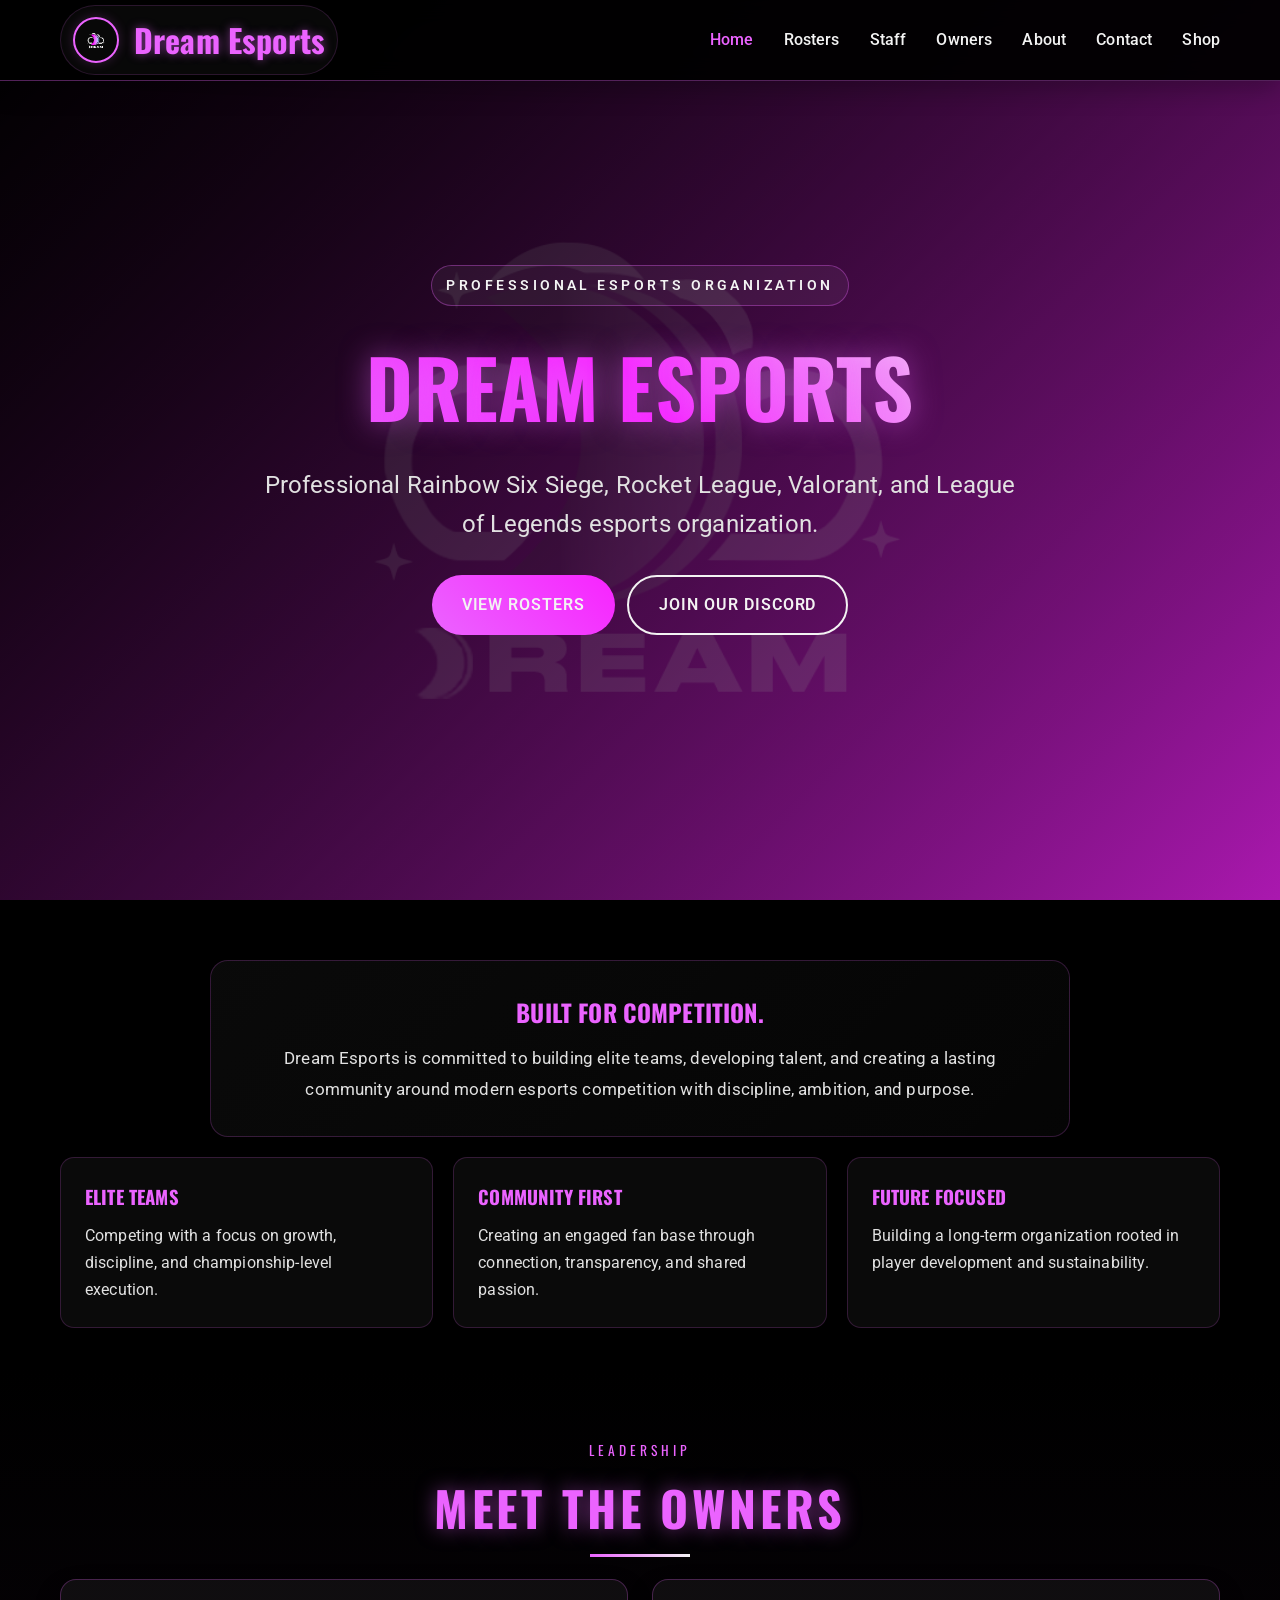
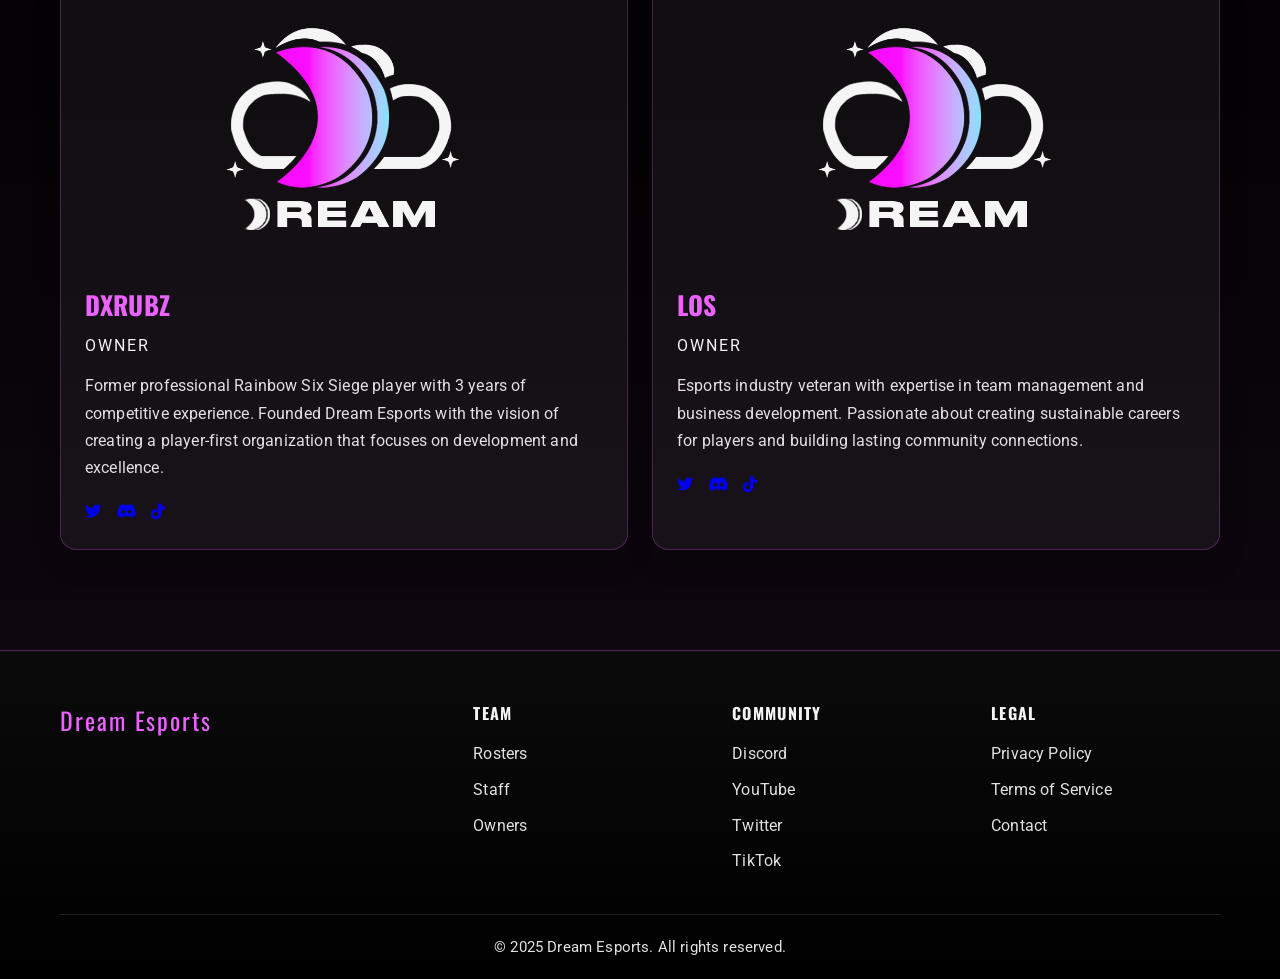
<file: index.html>
<!DOCTYPE html>
<html lang="en">
<head>
    <meta charset="UTF-8">
    <meta name="viewport" content="width=device-width, initial-scale=1.0">
    <title>Dream Esports | Professional Rainbow Six Siege Team</title>
    <meta name="description" content="Dream Esports (DE) is a professional Rainbow Six Siege organization. Meet our players, staff, and join our community.">
    <meta name="keywords" content="Dream Esports, DE, Rainbow Six Siege, esports, professional gaming, team, roster">
    <meta name="author" content="Dream Esports">
    <meta property="og:title" content="Dream Esports | Professional Esports Team">
    <meta property="og:description" content="Professional Rainbow Six Siege, Rocket League, Valorant, and League of Legends esports organization with competitive teams and strong community presence.">
    <meta property="og:type" content="website">
    <meta property="og:url" content="https://dreamesports.gg">
    <meta name="twitter:card" content="summary_large_image">
    <meta name="twitter:title" content="Dream Esports | Professional Rainbow Six Siege Team">
    <meta name="twitter:description" content="Professional Rainbow Six Siege organization with competitive teams and strong community presence.">
    <link rel="canonical" href="https://dreamesports.gg">
    <link rel="stylesheet" href="styles.css">
    <link href="https://fonts.googleapis.com/css2?family=Oswald:wght@400;600;700&family=Roboto:wght@300;400;500;700&display=swap" rel="stylesheet">
    <link rel="preconnect" href="https://fonts.googleapis.com">
    <link rel="preconnect" href="https://fonts.gstatic.com" crossorigin>
    <link rel="stylesheet" href="https://cdnjs.cloudflare.com/ajax/libs/font-awesome/6.0.0/css/all.min.css">
    
    <!-- Structured Data -->
    <script type="application/ld+json">
    {
        "@context": "https://schema.org",
        "@type": "Organization",
        "name": "Dream Esports",
        "alternateName": "DE",
        "url": "https://dreamesports.gg",
        "logo": "https://dreamesports.gg/assets/DEtp%20-%20Copy.png",
        "description": "Professional Rainbow Six Siege esports organization",
        "foundingDate": "2023",
        "areaServed": "Worldwide",
        "sameAs": [
            "https://twitter.com/dreamesports",
            "https://discord.gg/z5ZSQ5X55X",
            "https://tiktok.com/@dreamesports"
        ],
        "contactPoint": {
            "@type": "ContactPoint",
            "contactType": "community",
            "url": "https://discord.gg/z5ZSQ5X55X"
        }
    }
    </script>
</head>
<body>
    <!-- Navigation -->
    <nav class="navbar">
        <div class="nav-container">
            <div class="nav-logo">
                <img src="assets/Dream_Logo_No_BG.png" alt="DE Logo" class="logo-img">
                <span class="logo-text">Dream Esports</span>
            </div>
            <ul class="nav-menu">
                <li><a href="index.html" class="nav-link active">Home</a></li>
                <li><a href="rosters.html" class="nav-link">Rosters</a></li>
                <li><a href="staff.html" class="nav-link">Staff</a></li>
                <li><a href="owners.html" class="nav-link">Owners</a></li>
                <li><a href="about.html" class="nav-link">About</a></li>
                <li><a href="contact.html" class="nav-link">Contact</a></li>
                <li><a href="merch.html" class="nav-link">Shop</a></li>
            </ul>
            <div class="hamburger">
                <span class="bar"></span>
                <span class="bar"></span>
                <span class="bar"></span>
            </div>
        </div>
    </nav>

    <!-- Hero Section -->
    <section id="home" class="hero">
        <img src="assets/Dream_Logo_No_BG.png" alt="Hero background" class="hero-background">
        <div class="hero-overlay"></div>
        <div class="hero-content">
            <p class="hero-eyebrow">Professional Esports Organization</p>
            <h1 class="hero-title">DREAM ESPORTS</h1>
            <p class="hero-subtitle">Professional Rainbow Six Siege, Rocket League, Valorant, and League of Legends esports organization.</p>
            <div class="hero-buttons">
                <a href="rosters.html" class="btn btn-primary">View Rosters</a>
                <a href="contact.html" class="btn btn-secondary">Join Our Discord</a>
            </div>
        </div>
    </section>

    <!-- Intro Section -->
    <section class="intro-section">
        <div class="container">
            <div class="intro-card">
                <h2>Built for competition.</h2>
                <p>Dream Esports is committed to building elite teams, developing talent, and creating a lasting community around modern esports competition with discipline, ambition, and purpose.</p>
            </div>
        </div>
    </section>

    <section class="highlights-section">
        <div class="container">
            <div class="highlights-grid">
                <div class="highlight-card">
                    <h3>Elite Teams</h3>
                    <p>Competing with a focus on growth, discipline, and championship-level execution.</p>
                </div>
                <div class="highlight-card">
                    <h3>Community First</h3>
                    <p>Creating an engaged fan base through connection, transparency, and shared passion.</p>
                </div>
                <div class="highlight-card">
                    <h3>Future Focused</h3>
                    <p>Building a long-term organization rooted in player development and sustainability.</p>
                </div>
            </div>
        </div>
    </section>

    <!-- Owners Section -->
    <section class="owners">
        <div class="container">
            <div class="section-heading">
                <p class="eyebrow">Leadership</p>
                <h2 class="section-title">Meet The Owners</h2>
            </div>
            <div class="owners-grid">
                <div class="owner-card">
                    <div class="owner-image">
                        <img src="assets/Dream_Logo_No_BG.png" alt="Dxrubz">
                    </div>
                    <div class="owner-info">
                        <h2 class="owner-name">Dxrubz</h2>
                        <p class="owner-title">Owner</p>
                        <p class="owner-bio">Former professional Rainbow Six Siege player with 3 years of competitive experience. Founded Dream Esports with the vision of creating a player-first organization that focuses on development and excellence.</p>
                        <div class="owner-socials">
                            <a href="https://twitter.com/dreamowner1" class="social-link"><i class="fab fa-twitter"></i></a>
                            <a href="https://discord.com/users/dreamowner1" class="social-link"><i class="fab fa-discord"></i></a>
                            <a href="https://tiktok.com/@dreamowner1" class="social-link"><i class="fab fa-tiktok"></i></a>
                        </div>
                    </div>
                </div>
                <div class="owner-card">
                    <div class="owner-image">
                        <img src="assets/Dream_Logo_No_BG.png" alt="Los">
                    </div>
                    <div class="owner-info">
                        <h2 class="owner-name">Los</h2>
                        <p class="owner-title">Owner</p>
                        <p class="owner-bio">Esports industry veteran with expertise in team management and business development. Passionate about creating sustainable careers for players and building lasting community connections.</p>
                        <div class="owner-socials">
                            <a href="https://twitter.com/dreamowner2" class="social-link"><i class="fab fa-twitter"></i></a>
                            <a href="https://discord.com/users/dreamowner2" class="social-link"><i class="fab fa-discord"></i></a>
                            <a href="https://tiktok.com/@dreamowner2" class="social-link"><i class="fab fa-tiktok"></i></a>
                        </div>
                    </div>
                </div>
            </div>
        </div>
    </section>


    <!-- Footer -->
    <footer class="footer">
        <div class="container">
            <div class="footer-content">
                <div class="footer-logo">
                    <span>Dream Esports</span>
                </div>
                <div class="footer-links">
                    <div class="footer-section">
                        <h4>Team</h4>
                        <ul>
                            <li><a href="rosters.html">Rosters</a></li>
                            <li><a href="staff.html">Staff</a></li>
                            <li><a href="owners.html">Owners</a></li>
                        </ul>
                    </div>
                    <div class="footer-section">
                        <h4>Community</h4>
                        <ul>
                            <li><a href="https://discord.gg/">Discord</a></li>
                            <li><a href="https://www.youtube.com/@DreamEsportz">YouTube</a></li>
                            <li><a href="https://x.com/DreamEsportz">Twitter</a></li>
                            <li><a href="https://www.tiktok.com/@dreamesportllc">TikTok</a></li>
                        </ul>
                    </div>
                    <div class="footer-section">
                        <h4>Legal</h4>
                        <ul>
                            <li><a href="privacy.html">Privacy Policy</a></li>
                            <li><a href="terms.html">Terms of Service</a></li>
                            <li><a href="contact.html">Contact</a></li>
                        </ul>
                    </div>
                </div>
            </div>
            <div class="footer-bottom">
                <p>&copy; 2025 Dream Esports. All rights reserved.</p>
            </div>
        </div>
    </footer>

    <script src="script.js"></script>
</body>
</html>
</file>
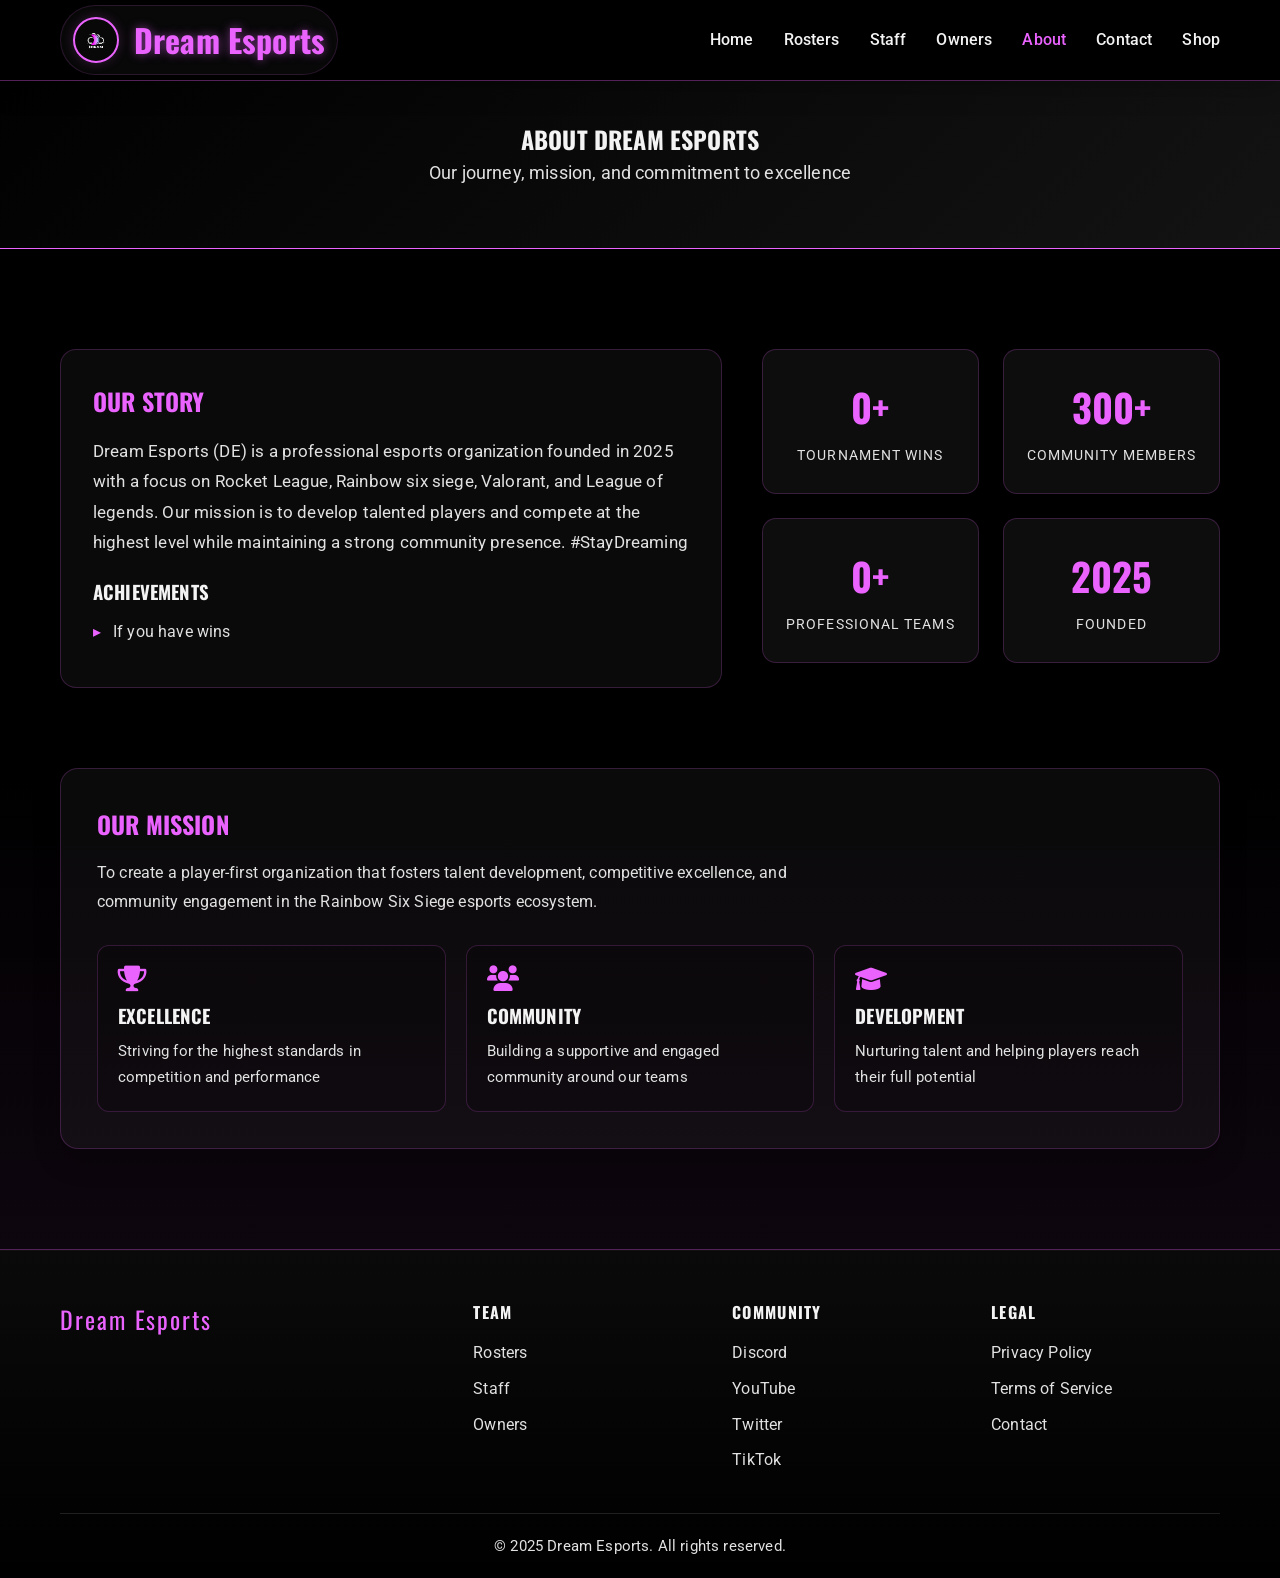
<file: about.html>
<!DOCTYPE html>
<html lang="en">
<head>
    <meta charset="UTF-8">
    <meta name="viewport" content="width=device-width, initial-scale=1.0">
    <title>About | Dream Esports | Professional Esports Team</title>
    <meta name="description" content="Learn about Dream Esports, our mission, achievements, and commitment to developing Rainbow Six Siege talent. Founded in 2023, we compete at the highest level.">
    <meta name="keywords" content="Dream Esports, about, mission, Rainbow Six Siege, esports organization, professional gaming">
    <link rel="stylesheet" href="styles.css">
    <link href="https://fonts.googleapis.com/css2?family=Oswald:wght@400;600;700&family=Roboto:wght@300;400;500;700&display=swap" rel="stylesheet">
    <link rel="stylesheet" href="https://cdnjs.cloudflare.com/ajax/libs/font-awesome/6.0.0/css/all.min.css">
</head>
<body>
    <!-- Navigation -->
    <nav class="navbar">
        <div class="nav-container">
            <div class="nav-logo">
                <img src="assets/Dream_Logo_No_BG.png" alt="DE Logo" class="logo-img">
                <span class="logo-text">Dream Esports</span>
            </div>
            <ul class="nav-menu">
                <li><a href="index.html" class="nav-link">Home</a></li>
                <li><a href="rosters.html" class="nav-link">Rosters</a></li>
                <li><a href="staff.html" class="nav-link">Staff</a></li>
                <li><a href="owners.html" class="nav-link">Owners</a></li>
                <li><a href="about.html" class="nav-link active">About</a></li>
                <li><a href="contact.html" class="nav-link">Contact</a></li>
                <li><a href="merch.html" class="nav-link">Shop</a></li>
            </ul>
            <div class="hamburger">
                <span class="bar"></span>
                <span class="bar"></span>
                <span class="bar"></span>
            </div>
        </div>
    </nav>

    <!-- Page Header -->
    <section class="page-header">
        <div class="container">
            <h1 class="page-title">ABOUT DREAM ESPORTS</h1>
            <p class="page-subtitle">Our journey, mission, and commitment to excellence</p>
        </div>
    </section>

    <!-- About Section -->
    <section class="about">
        <div class="container">
            <div class="about-content">
                <div class="about-text">
                    <h2>Our Story</h2>
                    <p>Dream Esports (DE) is a professional esports organization founded in 2025 with a focus on Rocket League, Rainbow six siege, Valorant, and League of legends. Our mission is to develop talented players and compete at the highest level while maintaining a strong community presence. #StayDreaming</p>
                    <div class="achievements">
                        <h3>Achievements</h3>
                        <ul>
                            <li>If you have wins</li>
                        </ul>
                    </div>
                </div>
                <div class="about-stats">
                    <div class="stat">
                        <h3>0+</h3>
                        <p>Tournament Wins</p>
                    </div>
                    <div class="stat">
                        <h3>300+</h3>
                        <p>Community Members</p>
                    </div>
                    <div class="stat">
                        <h3>0+</h3>
                        <p>Professional Teams</p>
                    </div>
                    <div class="stat">
                        <h3>2025</h3>
                        <p>Founded</p>
                    </div>
                </div>
            </div>
        </div>
    </section>

    <!-- Mission Section -->
    <section class="mission">
        <div class="container">
            <div class="mission-content">
                <h2>Our Mission</h2>
                <p>To create a player-first organization that fosters talent development, competitive excellence, and community engagement in the Rainbow Six Siege esports ecosystem.</p>
                <div class="values">
                    <div class="value">
                        <i class="fas fa-trophy"></i>
                        <h3>Excellence</h3>
                        <p>Striving for the highest standards in competition and performance</p>
                    </div>
                    <div class="value">
                        <i class="fas fa-users"></i>
                        <h3>Community</h3>
                        <p>Building a supportive and engaged community around our teams</p>
                    </div>
                    <div class="value">
                        <i class="fas fa-graduation-cap"></i>
                        <h3>Development</h3>
                        <p>Nurturing talent and helping players reach their full potential</p>
                    </div>
                </div>
            </div>
        </div>
    </section>

    <!-- Footer -->
    <footer class="footer">
        <div class="container">
            <div class="footer-content">
                <div class="footer-logo">
                    <span>Dream Esports</span>
                </div>
                <div class="footer-links">
                    <div class="footer-section">
                        <h4>Team</h4>
                        <ul>
                            <li><a href="rosters.html">Rosters</a></li>
                            <li><a href="staff.html">Staff</a></li>
                            <li><a href="owners.html">Owners</a></li>
                        </ul>
                    </div>
                    <div class="footer-section">
                        <h4>Community</h4>
                        <ul>
                            <li><a href="https://discord.gg/">Discord</a></li>
                            <li><a href="https://www.youtube.com/@DreamEsportz">YouTube</a></li>
                            <li><a href="https://x.com/DreamEsportz">Twitter</a></li>
                            <li><a href="https://www.tiktok.com/@dreamesportllc">TikTok</a></li>
                        </ul>
                    </div>
                    <div class="footer-section">
                        <h4>Legal</h4>
                        <ul>
                            <li><a href="privacy.html">Privacy Policy</a></li>
                            <li><a href="terms.html">Terms of Service</a></li>
                            <li><a href="contact.html">Contact</a></li>
                        </ul>
                    </div>
                </div>
            </div>
            <div class="footer-bottom">
                <p>&copy; 2025 Dream Esports. All rights reserved.</p>
            </div>
        </div>
    </footer>

    <script src="script.js"></script>
</body>
</html>
</file>
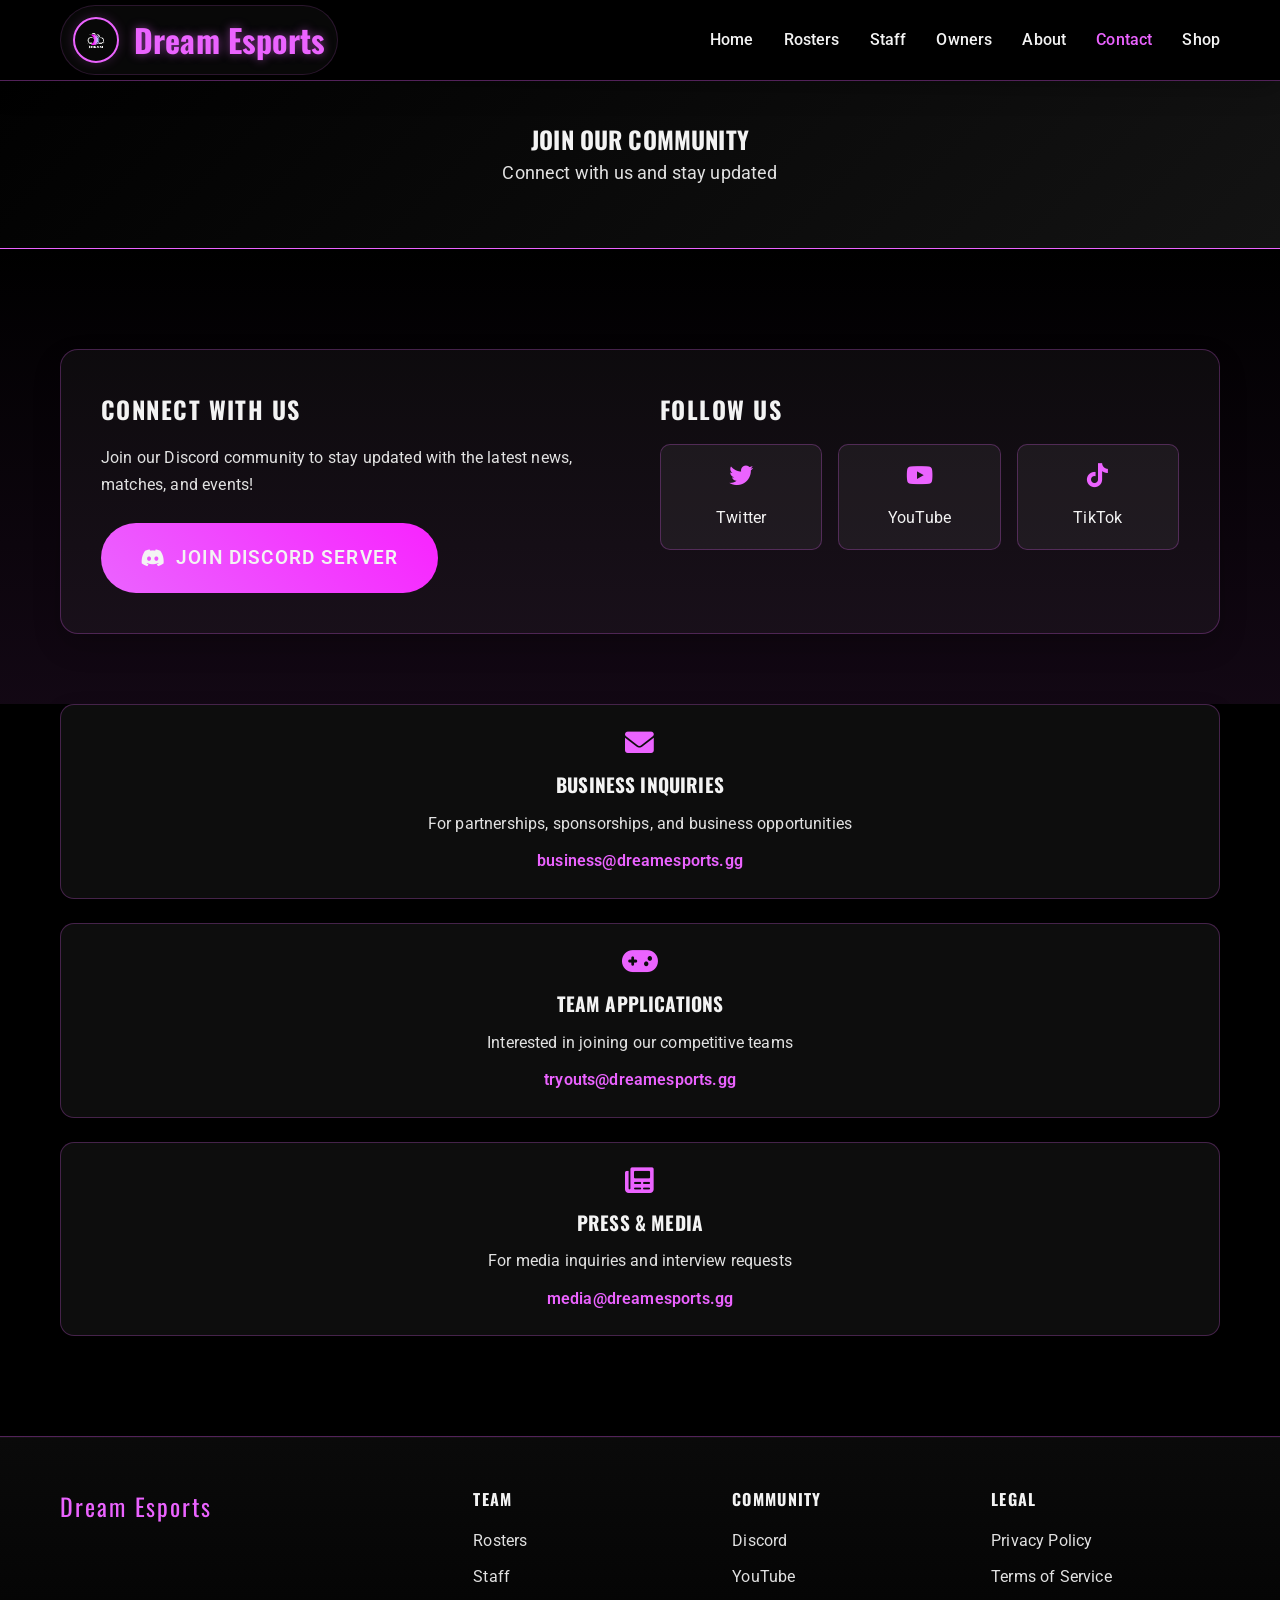
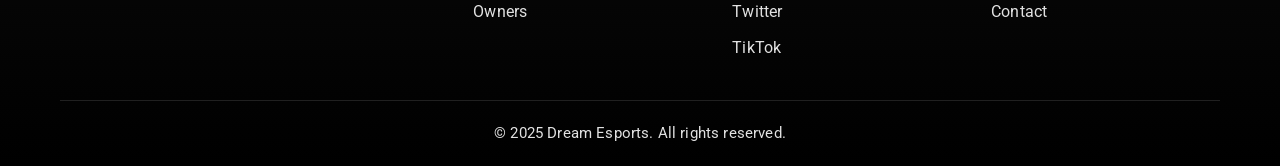
<file: contact.html>
<!DOCTYPE html>
<html lang="en">
<head>
    <meta charset="UTF-8">
    <meta name="viewport" content="width=device-width, initial-scale=1.0">
    <title>Contact | Dream Esports | Professional Rainbow Six Siege Team</title>
    <meta name="description" content="Contact Dream Esports and join our community. Connect with us on Discord, Twitter, TikTok, and YouTube for the latest updates and news.">
    <meta name="keywords" content="Dream Esports, contact, Discord, community, Rainbow Six Siege, esports, social media">
    <link rel="stylesheet" href="styles.css">
    <link href="https://fonts.googleapis.com/css2?family=Oswald:wght@400;600;700&family=Roboto:wght@300;400;500;700&display=swap" rel="stylesheet">
    <link rel="stylesheet" href="https://cdnjs.cloudflare.com/ajax/libs/font-awesome/6.0.0/css/all.min.css">
</head>
<body>
    <!-- Navigation -->
    <nav class="navbar">
        <div class="nav-container">
            <div class="nav-logo">
                <img src="assets/Dream_Logo_No_BG.png" alt="DE Logo" class="logo-img">
                <span class="logo-text">Dream Esports</span>
            </div>
            <ul class="nav-menu">
                <li><a href="index.html" class="nav-link">Home</a></li>
                <li><a href="rosters.html" class="nav-link">Rosters</a></li>
                <li><a href="staff.html" class="nav-link">Staff</a></li>
                <li><a href="owners.html" class="nav-link">Owners</a></li>
                <li><a href="about.html" class="nav-link">About</a></li>
                <li><a href="contact.html" class="nav-link active">Contact</a></li>
                <li><a href="merch.html" class="nav-link">Shop</a></li>
            </ul>
            <div class="hamburger">
                <span class="bar"></span>
                <span class="bar"></span>
                <span class="bar"></span>
            </div>
        </div>
    </nav>

    <!-- Page Header -->
    <section class="page-header">
        <div class="container">
            <h1 class="page-title">JOIN OUR COMMUNITY</h1>
            <p class="page-subtitle">Connect with us and stay updated</p>
        </div>
    </section>

    <!-- Contact Section -->
    <section class="contact">
        <div class="container">
            <div class="contact-content">
                <div class="contact-info">
                    <h2>Connect With Us</h2>
                    <p>Join our Discord community to stay updated with the latest news, matches, and events!</p>
                    <a href="https://discord.gg/z5ZSQ5X55X" class="btn btn-primary btn-large">
                        <i class="fab fa-discord"></i> Join Discord Server
                    </a>
                </div>
                <div class="social-links">
                    <h2>Follow Us</h2>
                    <div class="social-grid">
                        <a href="https://twitter.com/dreamesports" class="social-card">
                            <i class="fab fa-twitter"></i>
                            <span>Twitter</span>
                        </a>
                        <a href="https://www.youtube.com/@DreamEsportz" class="social-card">
                            <i class="fab fa-youtube"></i>
                            <span>YouTube</span>
                        </a>
                        <a href="https://tiktok.com/@dreamesports" class="social-card">
                            <i class="fab fa-tiktok"></i>
                            <span>TikTok</span>
                        </a>
                    </div>
                </div>
            </div>
        </div>
    </section>

    <!-- Additional Contact Info -->
    <section class="contact-additional">
        <div class="container">
            <div class="contact-grid">
                <div class="contact-item">
                    <i class="fas fa-envelope"></i>
                    <h3>Business Inquiries</h3>
                    <p>For partnerships, sponsorships, and business opportunities</p>
                    <a href="mailto:business@dreamesports.gg" class="contact-link">business@dreamesports.gg</a>
                </div>
                <div class="contact-item">
                    <i class="fas fa-gamepad"></i>
                    <h3>Team Applications</h3>
                    <p>Interested in joining our competitive teams</p>
                    <a href="mailto:tryouts@dreamesports.gg" class="contact-link">tryouts@dreamesports.gg</a>
                </div>
                <div class="contact-item">
                    <i class="fas fa-newspaper"></i>
                    <h3>Press & Media</h3>
                    <p>For media inquiries and interview requests</p>
                    <a href="mailto:media@dreamesports.gg" class="contact-link">media@dreamesports.gg</a>
                </div>
            </div>
        </div>
    </section>

    <!-- Footer -->
    <footer class="footer">
        <div class="container">
            <div class="footer-content">
                <div class="footer-logo">
                    <span>Dream Esports</span>
                </div>
                <div class="footer-links">
                    <div class="footer-section">
                        <h4>Team</h4>
                        <ul>
                            <li><a href="rosters.html">Rosters</a></li>
                            <li><a href="staff.html">Staff</a></li>
                            <li><a href="owners.html">Owners</a></li>
                        </ul>
                    </div>
                    <div class="footer-section">
                        <h4>Community</h4>
                        <ul>
                            <li><a href="https://discord.gg/">Discord</a></li>
                            <li><a href="https://www.youtube.com/@DreamEsportz">YouTube</a></li>
                            <li><a href="https://x.com/DreamEsportz">Twitter</a></li>
                            <li><a href="https://www.tiktok.com/@dreamesportllc">TikTok</a></li>
                        </ul>
                    </div>
                    <div class="footer-section">
                        <h4>Legal</h4>
                        <ul>
                            <li><a href="privacy.html">Privacy Policy</a></li>
                            <li><a href="terms.html">Terms of Service</a></li>
                            <li><a href="contact.html">Contact</a></li>
                        </ul>
                    </div>
                </div>
            </div>
            <div class="footer-bottom">
                <p>&copy; 2025 Dream Esports. All rights reserved.</p>
            </div>
        </div>
    </footer>

    <script src="script.js"></script>
</body>
</html>
</file>
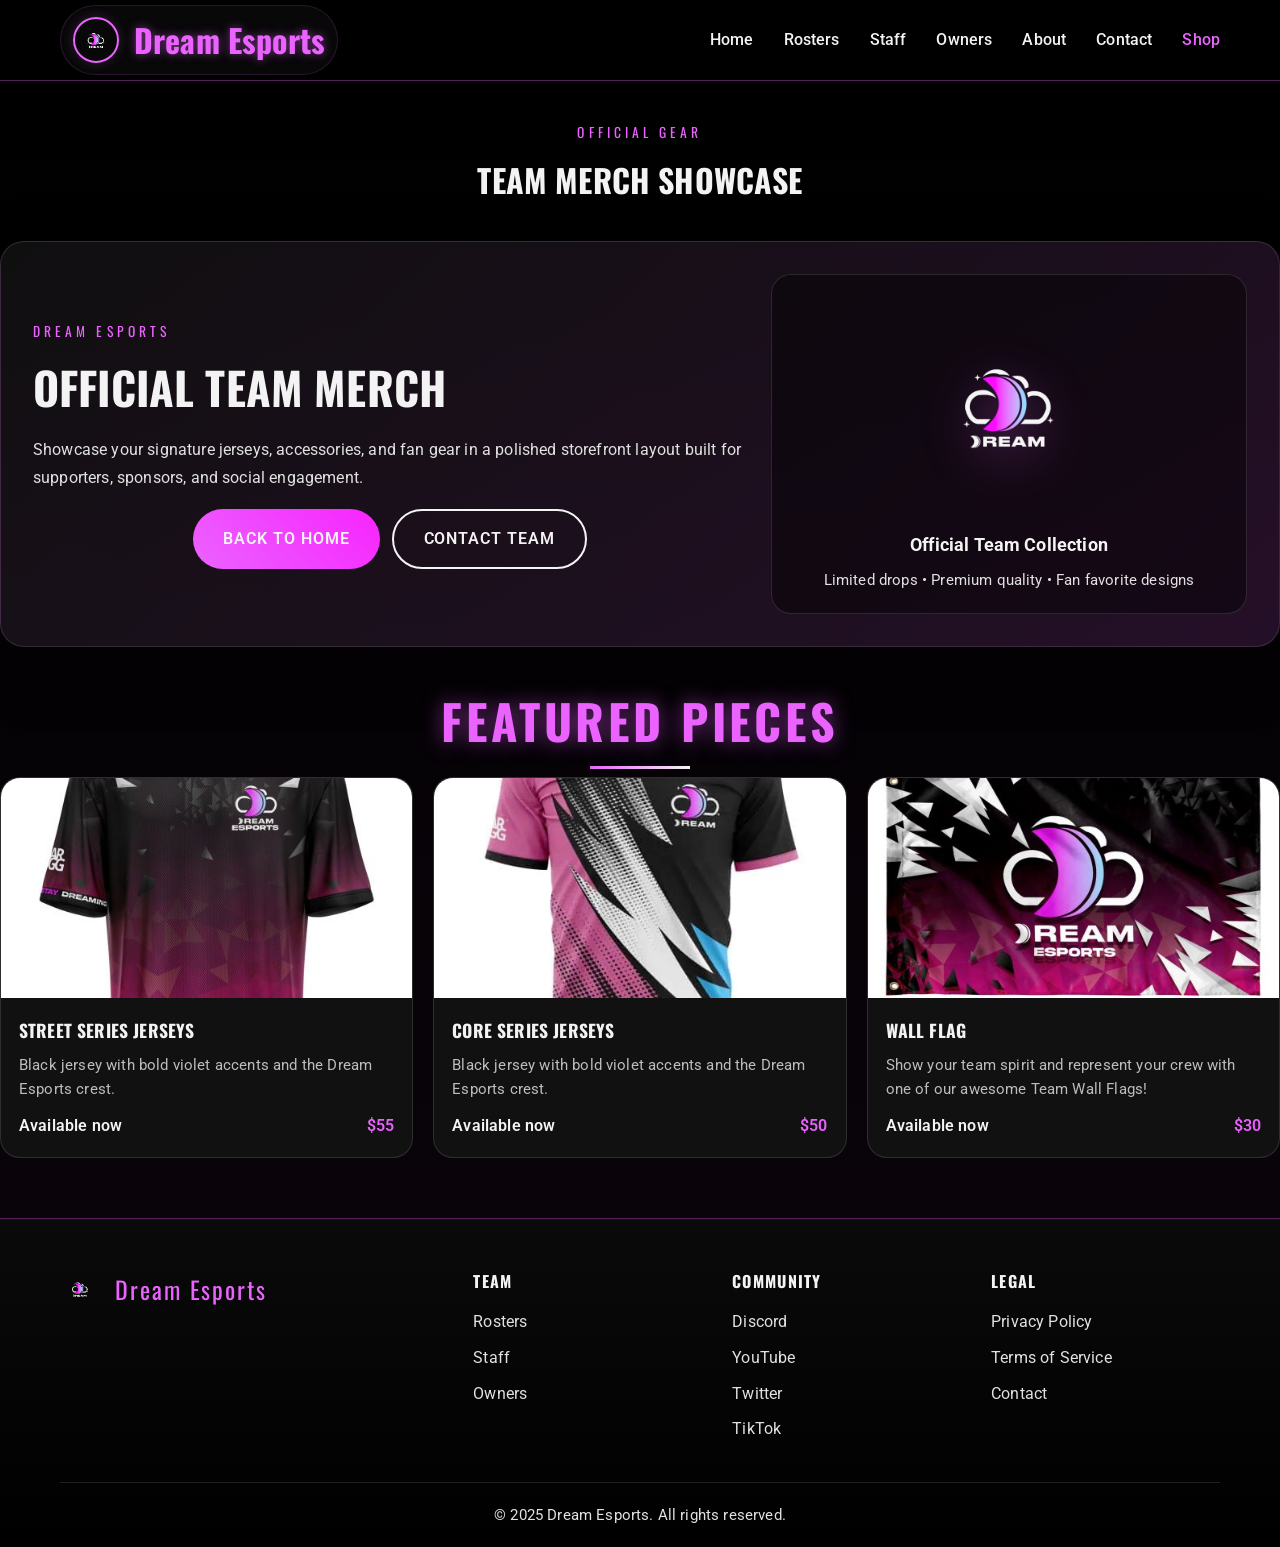
<file: merch.html>
<!DOCTYPE html>
<html lang="en">
<head>
    <meta charset="UTF-8">
    <meta name="viewport" content="width=device-width, initial-scale=1.0">
    <title>Dream Esports | Team Merch</title>
    <meta name="description" content="Showcase Dream Esports team merchandise for fans and supporters.">
    <link rel="preconnect" href="https://fonts.googleapis.com">
    <link rel="preconnect" href="https://fonts.gstatic.com" crossorigin>
    <link href="https://fonts.googleapis.com/css2?family=Oswald:wght@400;600;700&family=Roboto:wght@300;400;500;700&display=swap" rel="stylesheet">
    <link rel="stylesheet" href="styles.css">
</head>
<body>
    <nav class="navbar">
        <div class="nav-container">
            <div class="nav-logo">
                <img src="assets/Dream_Logo_No_BG.png" alt="DE Logo" class="logo-img">
                <span class="logo-text">Dream Esports</span>
            </div>
            <ul class="nav-menu">
                <li><a href="index.html" class="nav-link">Home</a></li>
                <li><a href="rosters.html" class="nav-link">Rosters</a></li>
                <li><a href="staff.html" class="nav-link">Staff</a></li>
                <li><a href="owners.html" class="nav-link">Owners</a></li>
                <li><a href="about.html" class="nav-link">About</a></li>
                <li><a href="contact.html" class="nav-link">Contact</a></li>
                <li><a href="merch.html" class="nav-link active">Shop</a></li>
            </ul>
            <div class="hamburger">
                <span class="bar"></span>
                <span class="bar"></span>
                <span class="bar"></span>
            </div>
        </div>
    </nav>

    <main class="merch-page">
        <div class="page-header-merch">
            <p class="eyebrow">Official gear</p>
            <h1>Team merch showcase</h1>
        </div>

        <header class="merch-hero">
            <div>
                <div class="eyebrow">Dream Esports</div>
                <h1>Official team merch</h1>
                <p>Showcase your signature jerseys, accessories, and fan gear in a polished storefront layout built for supporters, sponsors, and social engagement.</p>
                <div class="hero-buttons">
                    <a class="btn btn-primary" href="index.html">Back to Home</a>
                    <a class="btn btn-secondary" href="contact.html">Contact Team</a>
                </div>
            </div>
            <div class="merch-hero-card">
                <img src="assets/Dream_Logo_No_BG.png" alt="Dream Esports logo">
                <strong>Official Team Collection</strong>
                <span>Limited drops • Premium quality • Fan favorite designs</span>
            </div>
        </header>

        <h2 class="section-title">Featured pieces</h2>
        <section class="products">
            <a class="product-card-link" href="https://soardogg.com/shop/jerseys/dream-esports-street-series-jerseys/" target="_blank" rel="noopener noreferrer">
                <article class="product-card">
                    <img src="assets/SDProMensStreetCrewNeckJersey-DreamEsports-Front-510x510.png" alt="Dream Esports jersey">
                    <div class="product-info">
                        <h3>Street Series Jerseys</h3>
                        <p>Black jersey with bold violet accents and the Dream Esports crest.</p>
                        <div class="product-meta"><span>Available now</span><span class="price">$55</span></div>
                    </div>
                </article>
            </a>

            <a class="product-card-link" href="https://soardogg.com/shop/jerseys/dream-esports-core-series-jerseys/" target="_blank" rel="noopener noreferrer">
                <article class="product-card">
                    <img src="assets/SDMensCoreCrewNeckJersey-DreamEsports-Front-510x510.png" alt="Dream Esports jersey">
                    <div class="product-info">
                        <h3>Core Series Jerseys</h3>
                        <p>Black jersey with bold violet accents and the Dream Esports crest.</p>
                        <div class="product-meta"><span>Available now</span><span class="price">$50</span></div>
                    </div>
                </article>
            </a>

            <a class="product-card-link" href="https://dreamesports.gg" target="_blank" rel="noopener noreferrer">
                <article class="product-card">
                    <img src="assets/SDProWallFlag-DreamEsports-Front-510x510.png" alt="Wall Flag">
                    <div class="product-info">
                        <h3>Wall Flag</h3>
                        <p>Show your team spirit and represent your crew with one of our awesome Team Wall Flags!</p>
                        <div class="product-meta"><span>Available now</span><span class="price">$30</span></div>
                    </div>
                </article>
            </a>
        </section>
    </main>

    <footer class="footer">
        <div class="container">
            <div class="footer-content">
                <div class="footer-logo">
                    <img src="assets/Dream_Logo_No_BG.png" alt="Dream Esports logo">
                    <span>Dream Esports</span>
                </div>
                <div class="footer-links">
                    <div class="footer-section">
                        <h4>Team</h4>
                        <ul>
                            <li><a href="rosters.html">Rosters</a></li>
                            <li><a href="staff.html">Staff</a></li>
                            <li><a href="owners.html">Owners</a></li>
                        </ul>
                    </div>
                    <div class="footer-section">
                        <h4>Community</h4>
                        <ul>
                            <li><a href="https://discord.gg/">Discord</a></li>
                            <li><a href="https://www.youtube.com/@DreamEsportz">YouTube</a></li>
                            <li><a href="https://x.com/DreamEsportz">Twitter</a></li>
                            <li><a href="https://www.tiktok.com/@dreamesportllc">TikTok</a></li>
                        </ul>
                    </div>
                    <div class="footer-section">
                        <h4>Legal</h4>
                        <ul>
                            <li><a href="privacy.html">Privacy Policy</a></li>
                            <li><a href="terms.html">Terms of Service</a></li>
                            <li><a href="contact.html">Contact</a></li>
                        </ul>
                    </div>
                </div>
            </div>
            <div class="footer-bottom">
                <p>&copy; 2025 Dream Esports. All rights reserved.</p>
            </div>
        </div>
    </footer>

    <script src="script.js"></script>
</body>
</html>
</file>
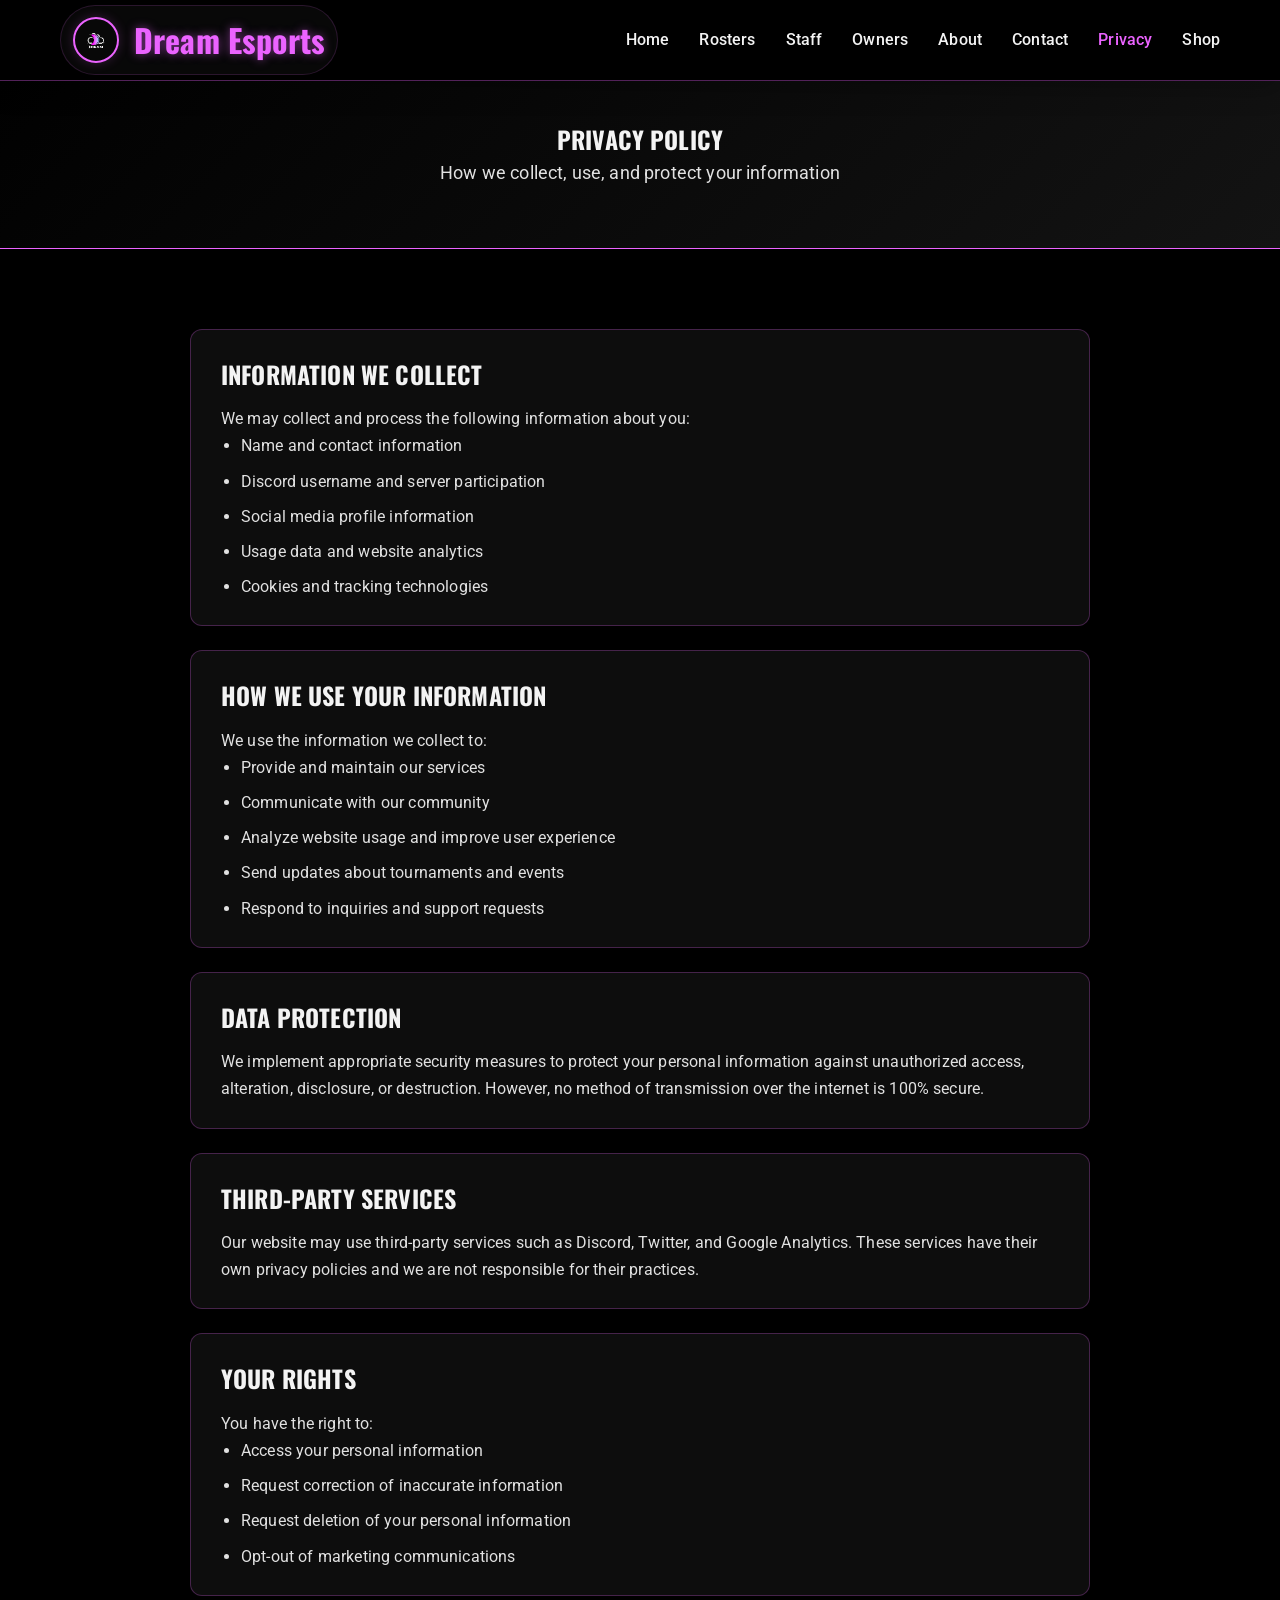
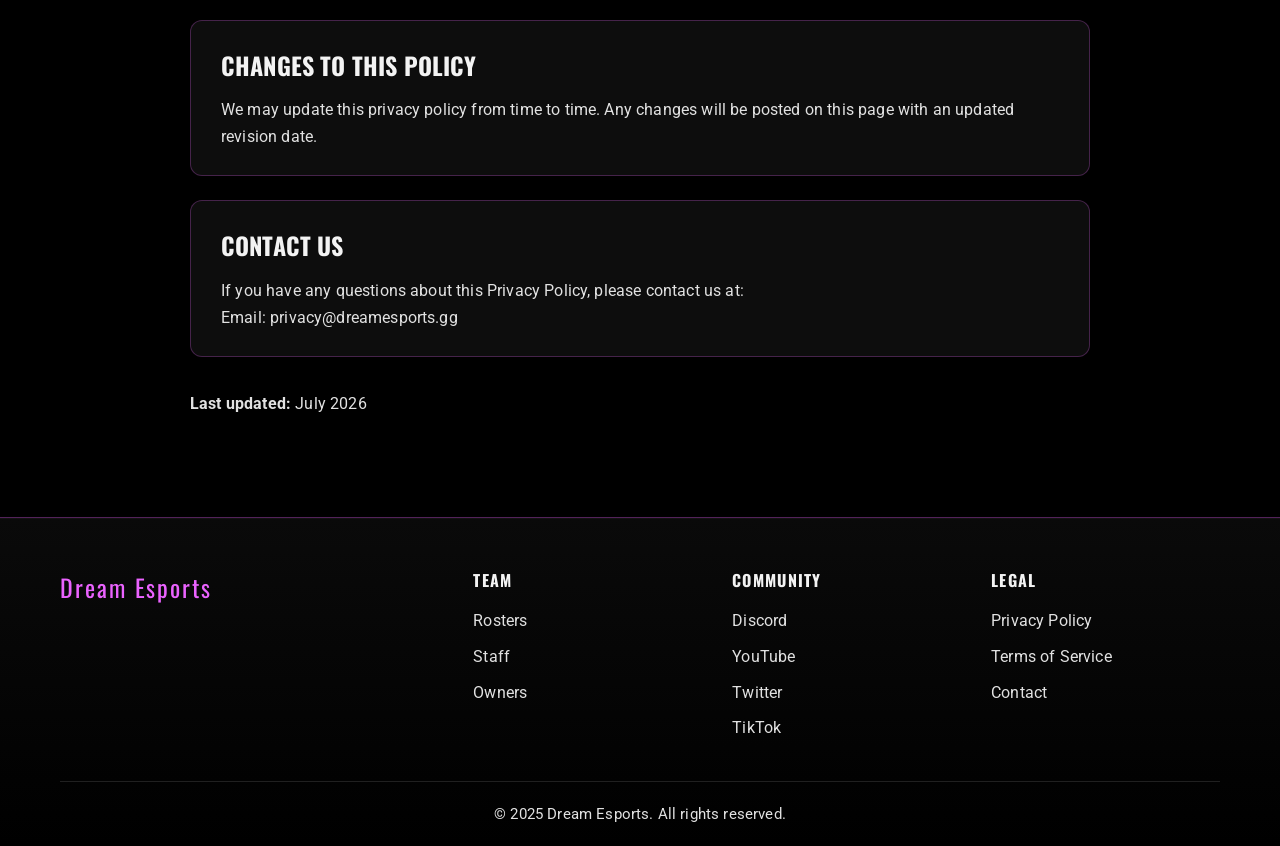
<file: privacy.html>
<!DOCTYPE html>
<html lang="en">
<head>
    <meta charset="UTF-8">
    <meta name="viewport" content="width=device-width, initial-scale=1.0">
    <title>Privacy Policy | Dream Esports</title>
    <meta name="description" content="Privacy Policy for Dream Esports website. Learn how we collect, use, and protect your personal information.">
    <meta name="keywords" content="privacy policy, data protection, personal information, Dream Esports">
    <link rel="stylesheet" href="styles.css">
    <link href="https://fonts.googleapis.com/css2?family=Oswald:wght@400;600;700&family=Roboto:wght@300;400;500;700&display=swap" rel="stylesheet">
    <link rel="preconnect" href="https://fonts.googleapis.com">
    <link rel="preconnect" href="https://fonts.gstatic.com" crossorigin>
    <link rel="stylesheet" href="https://cdnjs.cloudflare.com/ajax/libs/font-awesome/6.0.0/css/all.min.css">
</head>
<body>
    <!-- Navigation -->
    <nav class="navbar">
        <div class="nav-container">
            <div class="nav-logo">
                <img src="assets/Dream_Logo_No_BG.png" alt="Dream Esports Logo" class="logo-img">
                <span class="logo-text">Dream Esports</span>
            </div>
            <ul class="nav-menu">
                <li><a href="index.html" class="nav-link">Home</a></li>
                <li><a href="rosters.html" class="nav-link">Rosters</a></li>
                <li><a href="staff.html" class="nav-link">Staff</a></li>
                <li><a href="owners.html" class="nav-link">Owners</a></li>
                <li><a href="about.html" class="nav-link">About</a></li>
                <li><a href="contact.html" class="nav-link">Contact</a></li>
                <li><a href="privacy.html" class="nav-link active">Privacy</a></li>
                <li><a href="merch.html" class="nav-link">Shop</a></li>
            </ul>
            <div class="hamburger">
                <span class="bar"></span>
                <span class="bar"></span>
                <span class="bar"></span>
            </div>
        </div>
    </nav>

    <!-- Page Header -->
    <section class="page-header">
        <div class="container">
            <h1 class="page-title">PRIVACY POLICY</h1>
            <p class="page-subtitle">How we collect, use, and protect your information</p>
        </div>
    </section>

    <!-- Privacy Policy Content -->
    <section class="privacy-policy">
        <div class="container">
            <div class="policy-content">
                <div class="policy-section">
                    <h2>Information We Collect</h2>
                    <p>We may collect and process the following information about you:</p>
                    <ul>
                        <li>Name and contact information</li>
                        <li>Discord username and server participation</li>
                        <li>Social media profile information</li>
                        <li>Usage data and website analytics</li>
                        <li>Cookies and tracking technologies</li>
                    </ul>
                </div>

                <div class="policy-section">
                    <h2>How We Use Your Information</h2>
                    <p>We use the information we collect to:</p>
                    <ul>
                        <li>Provide and maintain our services</li>
                        <li>Communicate with our community</li>
                        <li>Analyze website usage and improve user experience</li>
                        <li>Send updates about tournaments and events</li>
                        <li>Respond to inquiries and support requests</li>
                    </ul>
                </div>

                <div class="policy-section">
                    <h2>Data Protection</h2>
                    <p>We implement appropriate security measures to protect your personal information against unauthorized access, alteration, disclosure, or destruction. However, no method of transmission over the internet is 100% secure.</p>
                </div>

                <div class="policy-section">
                    <h2>Third-Party Services</h2>
                    <p>Our website may use third-party services such as Discord, Twitter, and Google Analytics. These services have their own privacy policies and we are not responsible for their practices.</p>
                </div>

                <div class="policy-section">
                    <h2>Your Rights</h2>
                    <p>You have the right to:</p>
                    <ul>
                        <li>Access your personal information</li>
                        <li>Request correction of inaccurate information</li>
                        <li>Request deletion of your personal information</li>
                        <li>Opt-out of marketing communications</li>
                    </ul>
                </div>

                <div class="policy-section">
                    <h2>Changes to This Policy</h2>
                    <p>We may update this privacy policy from time to time. Any changes will be posted on this page with an updated revision date.</p>
                </div>

                <div class="policy-section">
                    <h2>Contact Us</h2>
                    <p>If you have any questions about this Privacy Policy, please contact us at:</p>
                    <p>Email: privacy@dreamesports.gg</p>
                </div>

                <div class="policy-footer">
                    <p><strong>Last updated:</strong> July 2026</p>
                </div>
            </div>
        </div>
    </section>

    <!-- Footer -->
    <footer class="footer">
        <div class="container">
            <div class="footer-content">
                <div class="footer-logo">
                    <span>Dream Esports</span>
                </div>
                <div class="footer-links">
                    <div class="footer-section">
                        <h4>Team</h4>
                        <ul>
                            <li><a href="rosters.html">Rosters</a></li>
                            <li><a href="staff.html">Staff</a></li>
                            <li><a href="owners.html">Owners</a></li>
                        </ul>
                    </div>
                    <div class="footer-section">
                        <h4>Community</h4>
                        <ul>
                            <li><a href="https://discord.gg/">Discord</a></li>
                            <li><a href="https://www.youtube.com/@DreamEsportz">YouTube</a></li>
                            <li><a href="https://x.com/DreamEsportz">Twitter</a></li>
                            <li><a href="https://www.tiktok.com/@dreamesportllc">TikTok</a></li>
                        </ul>
                    </div>
                    <div class="footer-section">
                        <h4>Legal</h4>
                        <ul>
                            <li><a href="privacy.html">Privacy Policy</a></li>
                            <li><a href="terms.html">Terms of Service</a></li>
                            <li><a href="contact.html">Contact</a></li>
                        </ul>
                    </div>
                </div>
            </div>
            <div class="footer-bottom">
                <p>&copy; 2025 Dream Esports. All rights reserved.</p>
            </div>
        </div>
    </footer>

    <script src="script.js"></script>
</body>
</html>
</file>
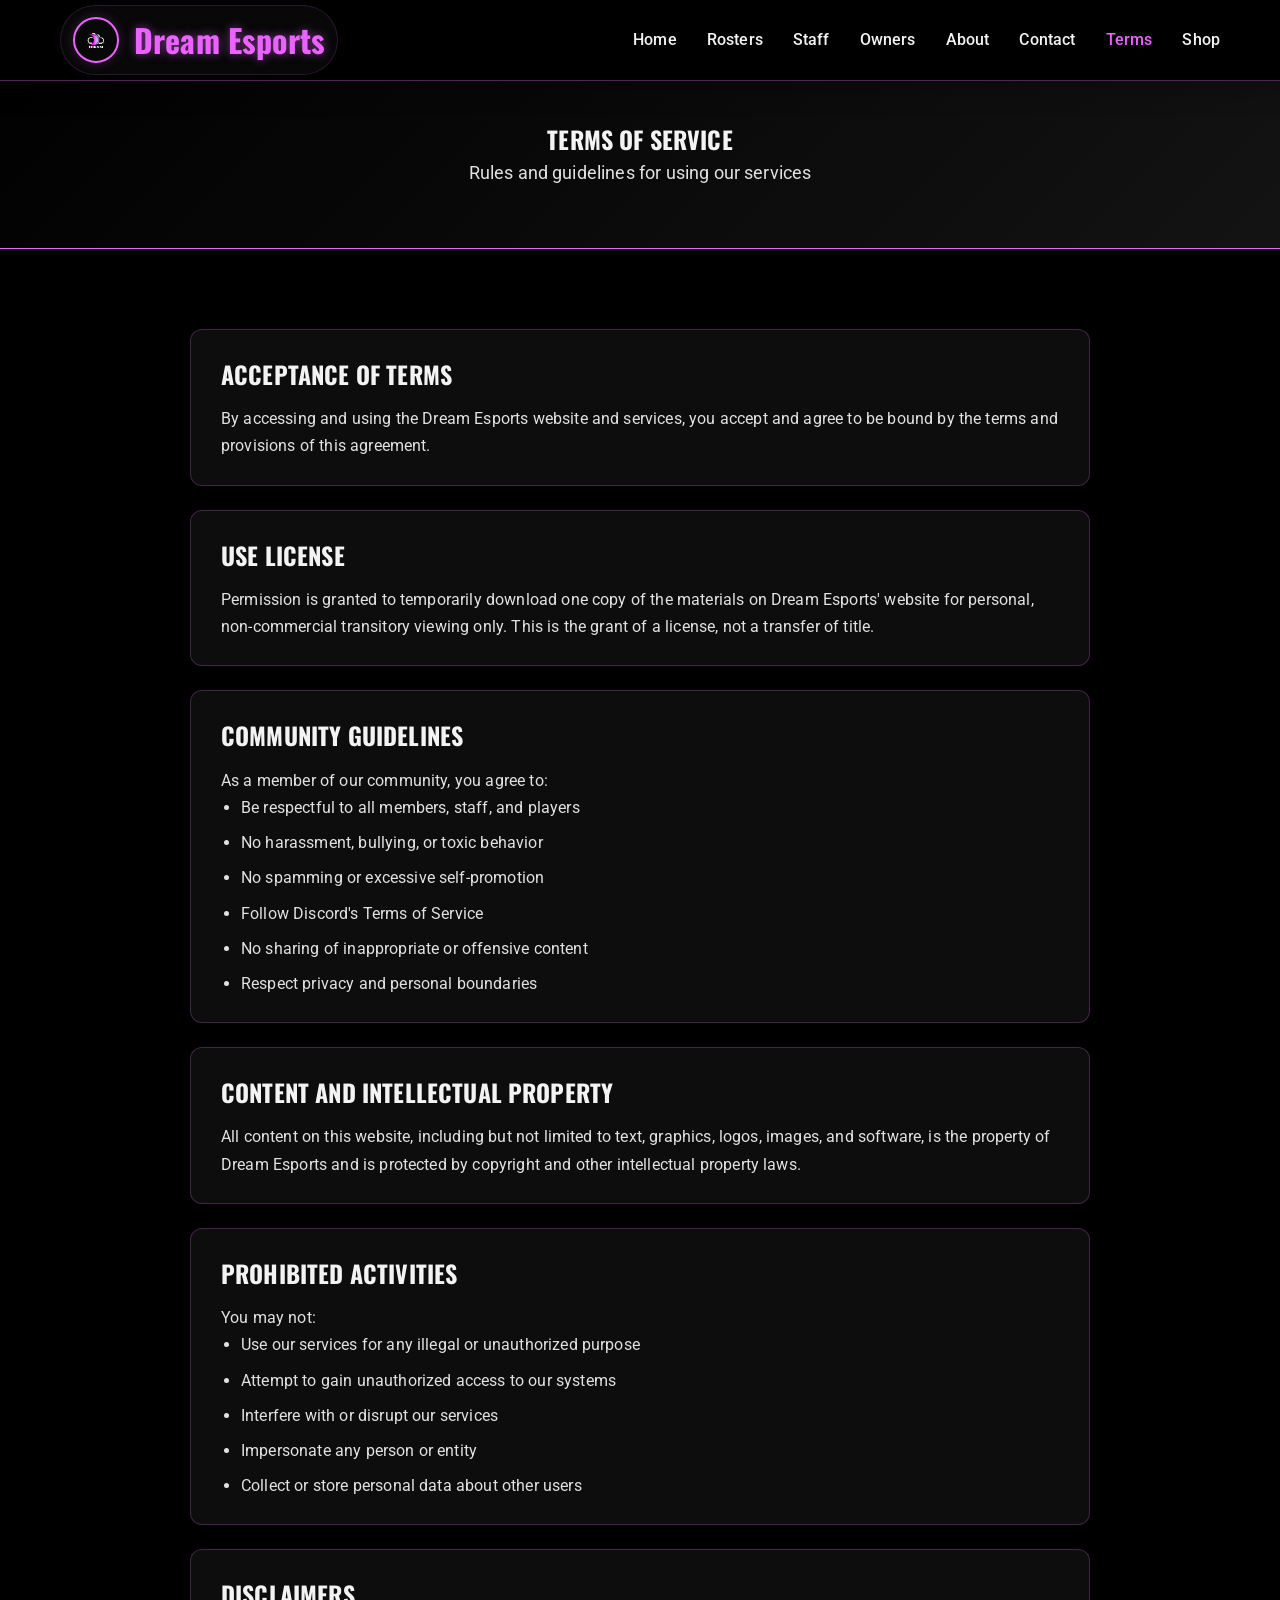
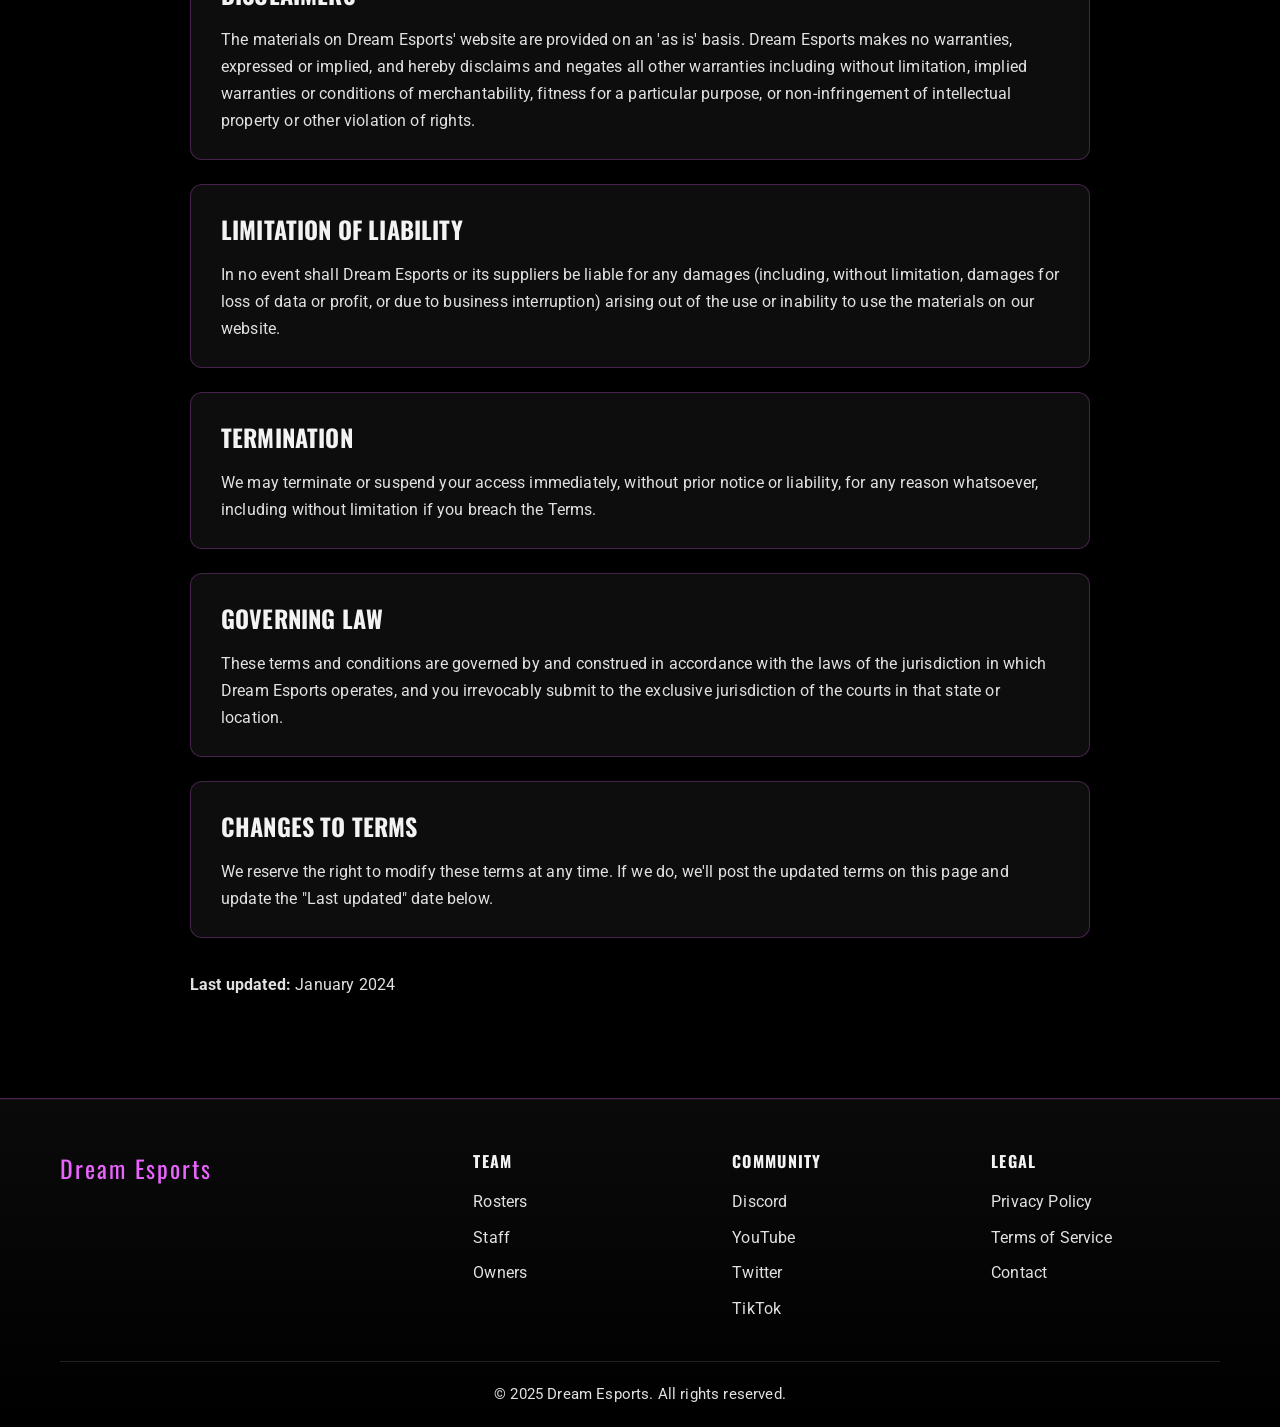
<file: terms.html>
<!DOCTYPE html>
<html lang="en">
<head>
    <meta charset="UTF-8">
    <meta name="viewport" content="width=device-width, initial-scale=1.0">
    <title>Terms of Service | Dream Esports</title>
    <meta name="description" content="Terms of Service for Dream Esports website and community. Rules and guidelines for using our services.">
    <meta name="keywords" content="terms of service, terms, conditions, Dream Esports, community guidelines">
    <link rel="stylesheet" href="styles.css">
    <link href="https://fonts.googleapis.com/css2?family=Oswald:wght@400;600;700&family=Roboto:wght@300;400;500;700&display=swap" rel="stylesheet">
    <link rel="preconnect" href="https://fonts.googleapis.com">
    <link rel="preconnect" href="https://fonts.gstatic.com" crossorigin>
    <link rel="stylesheet" href="https://cdnjs.cloudflare.com/ajax/libs/font-awesome/6.0.0/css/all.min.css">
</head>
<body>
    <!-- Navigation -->
    <nav class="navbar">
        <div class="nav-container">
            <div class="nav-logo">
                <img src="assets/Dream_Logo_No_BG.png" alt="Dream Esports Logo" class="logo-img">
                <span class="logo-text">Dream Esports</span>
            </div>
            <ul class="nav-menu">
                <li><a href="index.html" class="nav-link">Home</a></li>
                <li><a href="rosters.html" class="nav-link">Rosters</a></li>
                <li><a href="staff.html" class="nav-link">Staff</a></li>
                <li><a href="owners.html" class="nav-link">Owners</a></li>
                <li><a href="about.html" class="nav-link">About</a></li>
                <li><a href="contact.html" class="nav-link">Contact</a></li>
                <li><a href="terms.html" class="nav-link active">Terms</a></li>
                <li><a href="merch.html" class="nav-link">Shop</a></li>
            </ul>
            <div class="hamburger">
                <span class="bar"></span>
                <span class="bar"></span>
                <span class="bar"></span>
            </div>
        </div>
    </nav>

    <!-- Page Header -->
    <section class="page-header">
        <div class="container">
            <h1 class="page-title">TERMS OF SERVICE</h1>
            <p class="page-subtitle">Rules and guidelines for using our services</p>
        </div>
    </section>

    <!-- Terms Content -->
    <section class="terms">
        <div class="container">
            <div class="terms-content">
                <div class="terms-section">
                    <h2>Acceptance of Terms</h2>
                    <p>By accessing and using the Dream Esports website and services, you accept and agree to be bound by the terms and provisions of this agreement.</p>
                </div>

                <div class="terms-section">
                    <h2>Use License</h2>
                    <p>Permission is granted to temporarily download one copy of the materials on Dream Esports' website for personal, non-commercial transitory viewing only. This is the grant of a license, not a transfer of title.</p>
                </div>

                <div class="terms-section">
                    <h2>Community Guidelines</h2>
                    <p>As a member of our community, you agree to:</p>
                    <ul>
                        <li>Be respectful to all members, staff, and players</li>
                        <li>No harassment, bullying, or toxic behavior</li>
                        <li>No spamming or excessive self-promotion</li>
                        <li>Follow Discord's Terms of Service</li>
                        <li>No sharing of inappropriate or offensive content</li>
                        <li>Respect privacy and personal boundaries</li>
                    </ul>
                </div>

                <div class="terms-section">
                    <h2>Content and Intellectual Property</h2>
                    <p>All content on this website, including but not limited to text, graphics, logos, images, and software, is the property of Dream Esports and is protected by copyright and other intellectual property laws.</p>
                </div>

                <div class="terms-section">
                    <h2>Prohibited Activities</h2>
                    <p>You may not:</p>
                    <ul>
                        <li>Use our services for any illegal or unauthorized purpose</li>
                        <li>Attempt to gain unauthorized access to our systems</li>
                        <li>Interfere with or disrupt our services</li>
                        <li>Impersonate any person or entity</li>
                        <li>Collect or store personal data about other users</li>
                    </ul>
                </div>

                <div class="terms-section">
                    <h2>Disclaimers</h2>
                    <p>The materials on Dream Esports' website are provided on an 'as is' basis. Dream Esports makes no warranties, expressed or implied, and hereby disclaims and negates all other warranties including without limitation, implied warranties or conditions of merchantability, fitness for a particular purpose, or non-infringement of intellectual property or other violation of rights.</p>
                </div>

                <div class="terms-section">
                    <h2>Limitation of Liability</h2>
                    <p>In no event shall Dream Esports or its suppliers be liable for any damages (including, without limitation, damages for loss of data or profit, or due to business interruption) arising out of the use or inability to use the materials on our website.</p>
                </div>

                <div class="terms-section">
                    <h2>Termination</h2>
                    <p>We may terminate or suspend your access immediately, without prior notice or liability, for any reason whatsoever, including without limitation if you breach the Terms.</p>
                </div>

                <div class="terms-section">
                    <h2>Governing Law</h2>
                    <p>These terms and conditions are governed by and construed in accordance with the laws of the jurisdiction in which Dream Esports operates, and you irrevocably submit to the exclusive jurisdiction of the courts in that state or location.</p>
                </div>

                <div class="terms-section">
                    <h2>Changes to Terms</h2>
                    <p>We reserve the right to modify these terms at any time. If we do, we'll post the updated terms on this page and update the "Last updated" date below.</p>
                </div>

                <div class="terms-footer">
                    <p><strong>Last updated:</strong> January 2024</p>
                </div>
            </div>
        </div>
    </section>

    <!-- Footer -->
    <footer class="footer">
        <div class="container">
            <div class="footer-content">
                <div class="footer-logo">
                    <span>Dream Esports</span>
                </div>
                <div class="footer-links">
                    <div class="footer-section">
                        <h4>Team</h4>
                        <ul>
                            <li><a href="rosters.html">Rosters</a></li>
                            <li><a href="staff.html">Staff</a></li>
                            <li><a href="owners.html">Owners</a></li>
                        </ul>
                    </div>
                    <div class="footer-section">
                        <h4>Community</h4>
                        <ul>
                            <li><a href="https://discord.gg/">Discord</a></li>
                            <li><a href="https://www.youtube.com/@DreamEsportz">YouTube</a></li>
                            <li><a href="https://x.com/DreamEsportz">Twitter</a></li>
                            <li><a href="https://www.tiktok.com/@dreamesportllc">TikTok</a></li>
                        </ul>
                    </div>
                    <div class="footer-section">
                        <h4>Legal</h4>
                        <ul>
                            <li><a href="privacy.html">Privacy Policy</a></li>
                            <li><a href="terms.html">Terms of Service</a></li>
                            <li><a href="contact.html">Contact</a></li>
                        </ul>
                    </div>
                </div>
            </div>
            <div class="footer-bottom">
                <p>&copy; 2025 Dream Esports. All rights reserved.</p>
            </div>
        </div>
    </footer>

    <script src="script.js"></script>
</body>
</html>
</file>
<file: styles.css>
/* Coolors Template Palette */
:root {
    /* Template Colors from https://coolors.co/000000-eb63ff-f823ff-f3f3f3-e1e1e1 */
    --color-1: #000000;  /* Black */
    --color-2: #EB63FF;  /* Bright Purple */
    --color-3: #F823FF;  /* Hot Magenta */
    --color-4: #F3F3F3;  /* Light Gray */
    --color-5: #E1E1E1;  /* Medium Gray */
}

/* Reset and Base Styles */
* {
    margin: 0;
    padding: 0;
    box-sizing: border-box;
}

body {
    font-family: 'Roboto', sans-serif;
    background: var(--color-1);
    color: var(--color-4);
    overflow-x: hidden;
    line-height: 1.6;
    letter-spacing: 0.01em;
}

.container {
    max-width: 1200px;
    margin: 0 auto;
    padding: 0 20px;
}

/* Typography */
h1, h2, h3, h4 {
    font-family: 'Oswald', sans-serif;
    font-weight: 700;
    text-transform: uppercase;
}

.section-title {
    font-size: 3rem;
    text-align: center;
    margin-bottom: 3rem;
    position: relative;
    color: var(--color-2);
    text-shadow: 0 0 20px rgba(235, 99, 255, 0.5);
    letter-spacing: 0.08em;
}

.section-title::after {
    content: '';
    position: absolute;
    bottom: -10px;
    left: 50%;
    transform: translateX(-50%);
    width: 100px;
    height: 3px;
    background: linear-gradient(90deg, var(--color-2), var(--color-4));
}

/* Navigation */
.navbar {
    position: fixed;
    top: 0;
    width: 100%;
    background: rgba(0, 0, 0, 0.95);
    backdrop-filter: blur(12px);
    z-index: 1000;
    border-bottom: 1px solid rgba(235, 99, 255, 0.35);
    box-shadow: 0 8px 24px rgba(0, 0, 0, 0.25);
}

body.menu-open {
    overflow: hidden;
}

.nav-container {
    max-width: 1200px;
    margin: 0 auto;
    padding: 0 20px;
    display: flex;
    justify-content: space-between;
    align-items: center;
    height: 80px;
}

.nav-logo {
    display: flex;
    align-items: center;
    gap: 15px;
    padding: 8px 12px;
    border-radius: 999px;
    background: rgba(243, 243, 243, 0.03);
    border: 1px solid rgba(235, 99, 255, 0.15);
}

.logo-img {
    width: 46px;
    height: 46px;
    border-radius: 50%;
    border: 2px solid var(--color-2);
    box-shadow: 0 0 12px rgba(235, 99, 255, 0.2);
}

.logo-text {
    font-family: 'Oswald', sans-serif;
    font-size: 2rem;
    font-weight: 700;
    color: var(--color-2);
    text-shadow: 0 0 10px rgba(235, 99, 255, 0.5);
}

.nav-menu {
    display: flex;
    list-style: none;
    gap: 30px;
}

.nav-link {
    color: var(--color-4);
    text-decoration: none;
    font-weight: 500;
    transition: all 0.3s ease;
    position: relative;
}

.nav-link:hover {
    color: var(--color-3);
}

.nav-link.active {
    color: var(--color-2);
}

.nav-link::after {
    content: '';
    position: absolute;
    bottom: -5px;
    left: 0;
    width: 0;
    height: 2px;
    background: var(--color-3);
    transition: width 0.3s ease;
}

.nav-link:hover::after {
    width: 100%;
}

.hamburger {
    display: none;
    flex-direction: column;
    justify-content: center;
    align-items: center;
    cursor: pointer;
    width: 46px;
    height: 46px;
    border: 1px solid rgba(235, 99, 255, 0.35);
    border-radius: 50%;
    background: rgba(243, 243, 243, 0.05);
    transition: all 0.3s ease;
}

.hamburger:hover {
    border-color: var(--color-2);
    box-shadow: 0 0 14px rgba(235, 99, 255, 0.2);
}

.hamburger.active .bar:nth-child(1) {
    transform: translateY(8px) rotate(45deg);
}

.hamburger.active .bar:nth-child(2) {
    opacity: 0;
}

.hamburger.active .bar:nth-child(3) {
    transform: translateY(-8px) rotate(-45deg);
}

.bar {
    width: 22px;
    height: 2px;
    background: var(--color-4);
    margin: 3px 0;
    transition: 0.3s;
}

/* Hero Section */
.hero {
    height: 100vh;
    position: relative;
    display: flex;
    align-items: center;
    justify-content: center;
    background: linear-gradient(135deg, var(--color-1) 0%, var(--color-3) 100%);
    overflow: hidden;
}

.hero-background {
    position: absolute;
    inset: 0;
    width: 100%;
    height: 100%;
    object-fit: cover;
    opacity: 0.18;
    filter: grayscale(100%) contrast(1.2);
}

.hero-overlay {
    position: absolute;
    top: 0;
    left: 0;
    width: 100%;
    height: 100%;
    background: linear-gradient(135deg, rgba(0, 0, 0, 0.8), rgba(0, 0, 0, 0.35));
    opacity: 0.9;
}

.hero-content {
    text-align: center;
    z-index: 2;
    position: relative;
}

.hero-title {
    font-size: 5rem;
    margin-bottom: 1rem;
    background: linear-gradient(45deg, var(--color-2), var(--color-3), var(--color-4));
    -webkit-background-clip: text;
    -webkit-text-fill-color: transparent;
    background-clip: text;
    text-shadow: 0 0 30px rgba(235, 99, 255, 0.5);
    animation: glow 2s ease-in-out infinite alternate;
}

@keyframes glow {
    from { text-shadow: 0 0 30px var(--color-2); }
    to { text-shadow: 0 0 40px var(--color-3); }
}

.hero-eyebrow {
    display: inline-block;
    margin-bottom: 1rem;
    color: var(--color-4);
    font-size: 0.9rem;
    font-weight: 600;
    letter-spacing: 0.24em;
    text-transform: uppercase;
    padding: 8px 14px;
    border: 1px solid rgba(235, 99, 255, 0.35);
    border-radius: 999px;
    background: rgba(255, 255, 255, 0.05);
}

.hero-subtitle {
    font-size: 1.5rem;
    margin-bottom: 2rem;
    color: var(--color-5);
    max-width: 760px;
    margin-left: auto;
    margin-right: auto;
}

.hero-buttons {
    display: flex;
    gap: 20px;
    justify-content: center;
}

.btn {
    padding: 15px 30px;
    text-decoration: none;
    font-weight: 600;
    text-transform: uppercase;
    border-radius: 999px;
    transition: all 0.3s ease;
    display: inline-flex;
    align-items: center;
    gap: 10px;
    letter-spacing: 0.06em;
}

.btn-primary {
    background: linear-gradient(45deg, var(--color-2), var(--color-3));
    color: var(--color-4);
    border: none;
}

.btn-primary:hover {
    transform: translateY(-2px);
    box-shadow: 0 12px 30px rgba(235, 99, 255, 0.25);
}

.btn-secondary {
    background: transparent;
    color: var(--color-4);
    border: 2px solid var(--color-4);
}

.btn-secondary:hover {
    background: var(--color-4);
    color: var(--color-1);
    transform: translateY(-2px);
}

.btn-large {
    padding: 20px 40px;
    font-size: 1.2rem;
}

/* Roster Tabs */
.roster-tabs {
    display: flex;
    justify-content: center;
    gap: 20px;
    margin-bottom: 3rem;
    flex-wrap: wrap;
}

.tab-btn {
    background: transparent;
    border: 2px solid var(--color-2);
    color: var(--color-4);
    padding: 12px 30px;
    font-family: 'Oswald', sans-serif;
    font-weight: 600;
    font-size: 1.1rem;
    text-transform: uppercase;
    cursor: pointer;
    transition: all 0.3s ease;
    border-radius: 5px;
    position: relative;
    overflow: hidden;
}

.tab-btn::before {
    content: '';
    position: absolute;
    top: 0;
    left: -100%;
    width: 100%;
    height: 100%;
    background: linear-gradient(90deg, transparent, var(--color-2), transparent);
    transition: left 0.5s ease;
}

.tab-btn:hover::before {
    left: 100%;
}

.tab-btn:hover {
    color: var(--color-2);
    transform: translateY(-2px);
    box-shadow: 0 5px 15px var(--color-2);
}

.tab-btn.active {
    background: var(--color-2);
    color: var(--color-4);
    box-shadow: 0 0 20px var(--color-2);
}

.tab-btn.active:hover {
    transform: translateY(-2px);
    box-shadow: 0 5px 25px var(--color-3);
}

/* Roster Section */
.roster-section {
    margin-bottom: 3rem;
    background: rgba(243, 243, 243, 0.03);
    border: 1px solid rgba(235, 99, 255, 0.18);
    border-radius: 18px;
    padding: 28px;
    box-shadow: 0 10px 24px rgba(0, 0, 0, 0.16);
}

.roster-section:last-child {
    margin-bottom: 0;
}

/* Roster Content */
.roster-content {
    display: none;
    opacity: 0;
    transform: translateY(20px);
    transition: all 0.5s ease;
}

.roster-content.active {
    display: block;
    opacity: 1;
    transform: translateY(0);
}

/* Rosters Section */
.rosters {
    padding: 100px 0;
    background: linear-gradient(180deg, var(--color-1) 0%, var(--color-3) 100%);
}

.roster-overview {
    display: grid;
    grid-template-columns: 1.5fr 1fr;
    gap: 24px;
    margin-bottom: 2.2rem;
}

.roster-overview-card {
    background: rgba(255, 255, 255, 0.06);
    border: 1px solid rgba(235, 99, 255, 0.22);
    border-radius: 16px;
    padding: 24px;
    box-shadow: 0 10px 24px rgba(0, 0, 0, 0.16);
}

.roster-overview-eyebrow {
    display: inline-block;
    margin-bottom: 0.8rem;
    color: var(--color-4);
    text-transform: uppercase;
    letter-spacing: 0.18em;
    font-size: 0.8rem;
    font-weight: 700;
}

.roster-overview-card h2 {
    font-size: 1.8rem;
    margin-bottom: 0.8rem;
    color: var(--color-4);
}

.roster-overview-card p {
    color: var(--color-5);
    line-height: 1.7;
    margin: 0;
}

.roster-overview-stats {
    display: grid;
    gap: 16px;
}

.roster-overview-stats div {
    padding: 12px 0;
    border-bottom: 1px solid rgba(255, 255, 255, 0.1);
}

.roster-overview-stats div:last-child {
    border-bottom: none;
}

.roster-overview-stats strong {
    display: block;
    color: var(--color-2);
    font-size: 1.25rem;
    margin-bottom: 4px;
}

.roster-overview-stats span {
    color: var(--color-5);
    font-size: 0.95rem;
}

.roster-header {
    text-align: center;
    margin-bottom: 1.8rem;
}

.roster-header h2 {
    font-family: 'Oswald', sans-serif;
    font-size: 2rem;
    font-weight: 600;
    margin-bottom: 0.6rem;
    color: var(--color-2);
    text-transform: uppercase;
    letter-spacing: 0.08em;
}

.roster-description {
    color: var(--color-5);
    font-size: 1rem;
    max-width: 600px;
    margin: 0 auto;
}

/* Players Grid */
.players-grid {
    display: grid;
    grid-template-columns: repeat(auto-fit, minmax(250px, 1fr));
    gap: 24px;
    margin-top: 1rem;
}

.roster-content {
    display: none;
}

.roster-content.active {
    display: block;
    animation: fadeIn 0.5s ease;
}

@keyframes fadeIn {
    from { opacity: 0; transform: translateY(20px); }
    to { opacity: 1; transform: translateY(0); }
}

.player-card {
    background: rgba(243, 243, 243, 0.05);
    border: 1px solid rgba(235, 99, 255, 0.25);
    border-radius: 14px;
    overflow: hidden;
    transition: all 0.3s ease;
    box-shadow: 0 10px 24px rgba(0, 0, 0, 0.18);
}

.player-card:hover {
    transform: translateY(-4px);
    border-color: var(--color-2);
    box-shadow: 0 14px 28px rgba(235, 99, 255, 0.12);
}

.player-image {
    position: relative;
    height: 200px;
    overflow: hidden;
}

.player-image img {
    width: 100%;
    height: 100%;
    object-fit: cover;
}

.player-info {
    padding: 20px;
    text-align: center;
}

.player-name {
    margin-bottom: 6px;
    font-size: 1.3rem;
    color: var(--color-2);
}

.player-role {
    color: var(--color-2);
    font-weight: 600;
    letter-spacing: 0.06em;
    text-transform: uppercase;
    font-size: 0.9rem;
    margin-bottom: 0;
}

/* Staff Section */
.staff {
    padding: 100px 0;
    background: linear-gradient(180deg, var(--color-1) 0%, rgba(235, 99, 255, 0.06) 100%);
}

.staff-grid {
    display: grid;
    grid-template-columns: repeat(auto-fit, minmax(280px, 1fr));
    gap: 24px;
}

.staff-card {
    background: rgba(243, 243, 243, 0.05);
    border: 1px solid rgba(235, 99, 255, 0.25);
    border-radius: 16px;
    overflow: hidden;
    transition: all 0.3s ease;
    box-shadow: 0 10px 24px rgba(0, 0, 0, 0.18);
}

.staff-card:hover {
    transform: translateY(-6px);
    box-shadow: 0 14px 28px rgba(235, 99, 255, 0.12);
    border-color: var(--color-2);
}

.staff-image {
    position: relative;
    height: 250px;
    overflow: hidden;
}

.staff-image img {
    width: 100%;
    height: 100%;
    object-fit: cover;
}

.discord-role {
    position: absolute;
    top: 15px;
    right: 15px;
    background: var(--color-2);
    color: var(--color-4);
    padding: 5px 14px;
    border-radius: 20px;
    font-size: 0.85rem;
    font-weight: 600;
    letter-spacing: 0.08em;
    text-transform: uppercase;
}

.staff-info {
    padding: 20px;
    text-align: center;
}

.staff-name {
    font-size: 1.3rem;
    color: var(--color-4);
    margin-bottom: 6px;
}

.staff-role {
    color: var(--color-2);
    font-weight: 600;
    letter-spacing: 0.06em;
    text-transform: uppercase;
    font-size: 0.9rem;
    margin-bottom: 8px;
}

.staff-discord {
    color: var(--color-5);
    font-size: 0.95rem;
    margin-bottom: 15px;
}

.staff-socials {
    display: flex;
    justify-content: center;
    gap: 15px;
}

/* Intro Section */
.intro-section {
    padding: 60px 0 20px;
    background: var(--color-1);
}

.section-heading {
    text-align: center;
    margin-bottom: 2rem;
}

.section-heading .section-title {
    margin: 0;
}

.section-heading .eyebrow {
    margin-bottom: 0.5rem;
}

.highlights-section {
    padding: 0 0 40px;
    background: var(--color-1);
}

.highlights-grid {
    display: grid;
    grid-template-columns: repeat(3, minmax(0, 1fr));
    gap: 20px;
}

.highlight-card {
    background: rgba(243, 243, 243, 0.04);
    border: 1px solid rgba(235, 99, 255, 0.18);
    border-radius: 14px;
    padding: 24px;
    box-shadow: 0 8px 20px rgba(0, 0, 0, 0.16);
}

.highlight-card h3 {
    color: var(--color-2);
    margin-bottom: 10px;
}

.highlight-card p {
    color: var(--color-5);
    line-height: 1.7;
}

.intro-card {
    background: linear-gradient(135deg, rgba(243, 243, 243, 0.04), rgba(243, 243, 243, 0.02));
    border: 1px solid rgba(235, 99, 255, 0.2);
    border-radius: 18px;
    padding: 32px;
    text-align: center;
    box-shadow: 0 10px 24px rgba(0, 0, 0, 0.18);
    max-width: 860px;
    margin: 0 auto;
}

.intro-card h2 {
    color: var(--color-2);
    margin-bottom: 12px;
}

.intro-card p {
    color: var(--color-5);
    font-size: 1.05rem;
    max-width: 780px;
    margin: 0 auto;
    line-height: 1.8;
}

/* Owners Section */
.owners {
    padding: 70px 0 100px;
    background: linear-gradient(180deg, var(--color-1) 0%, rgba(235, 99, 255, 0.06) 100%);
}

.owners-grid {
    display: grid;
    grid-template-columns: repeat(auto-fit, minmax(320px, 1fr));
    gap: 24px;
}

.owner-card {
    background: rgba(243, 243, 243, 0.05);
    border: 1px solid rgba(235, 99, 255, 0.25);
    border-radius: 16px;
    overflow: hidden;
    transition: all 0.3s ease;
    box-shadow: 0 12px 28px rgba(0, 0, 0, 0.2);
}

.owner-card:hover {
    transform: translateY(-6px);
    box-shadow: 0 14px 28px rgba(235, 99, 255, 0.12);
    border-color: var(--color-2);
}

.owner-image {
    height: 280px;
    overflow: hidden;
}

.owner-image img {
    width: 100%;
    height: 100%;
    object-fit: cover;
}

.owner-info {
    padding: 24px;
}

.owner-name {
    font-size: 1.6rem;
    color: var(--color-2);
    margin-bottom: 8px;
}

.owner-title {
    color: var(--color-4);
    font-size: 1rem;
    margin-bottom: 14px;
    text-transform: uppercase;
    letter-spacing: 0.12em;
}

.owner-bio {
    color: var(--color-5);
    line-height: 1.7;
    margin-bottom: 18px;
}

.owner-socials {
    display: flex;
    gap: 15px;
}

/* About Section */
.about {
    padding: 100px 0 80px;
    background: var(--color-1);
}

.about-content {
    display: grid;
    grid-template-columns: 1.3fr 0.9fr;
    gap: 40px;
    align-items: start;
}

.about-text {
    background: rgba(243, 243, 243, 0.04);
    border: 1px solid rgba(235, 99, 255, 0.2);
    border-radius: 16px;
    padding: 32px;
    box-shadow: 0 10px 24px rgba(0, 0, 0, 0.18);
}

.about-text h2 {
    color: var(--color-2);
    margin-bottom: 16px;
}

.about-text p {
    color: var(--color-5);
    line-height: 1.8;
    margin-bottom: 20px;
    font-size: 1.05rem;
}

.achievements {
    margin-top: 20px;
}

.achievements h3 {
    color: var(--color-4);
    margin-bottom: 12px;
}

.achievements ul {
    list-style: none;
}

.achievements li {
    color: var(--color-5);
    margin-bottom: 10px;
    padding-left: 20px;
    position: relative;
}

.achievements li::before {
    content: '▸';
    position: absolute;
    left: 0;
    color: var(--color-2);
}

.about-stats {
    display: grid;
    grid-template-columns: 1fr 1fr;
    gap: 24px;
}

.stat {
    text-align: center;
    padding: 26px 20px;
    background: rgba(243, 243, 243, 0.05);
    border: 1px solid rgba(235, 99, 255, 0.2);
    border-radius: 14px;
    box-shadow: 0 8px 22px rgba(0, 0, 0, 0.16);
}

.stat h3 {
    font-size: 2.4rem;
    color: var(--color-2);
    margin-bottom: 8px;
}

.stat p {
    color: var(--color-5);
    text-transform: uppercase;
    font-size: 0.85rem;
    letter-spacing: 0.08em;
}

/* Mission Section */
.mission {
    padding: 0 0 100px;
    background: linear-gradient(180deg, var(--color-1) 0%, rgba(235, 99, 255, 0.06) 100%);
}

.mission-content {
    background: rgba(243, 243, 243, 0.04);
    border: 1px solid rgba(235, 99, 255, 0.2);
    border-radius: 18px;
    padding: 36px;
    box-shadow: 0 12px 28px rgba(0, 0, 0, 0.2);
}

.mission-content h2 {
    color: var(--color-2);
    margin-bottom: 16px;
}

.mission-content > p {
    color: var(--color-5);
    max-width: 760px;
    line-height: 1.8;
    margin-bottom: 28px;
}

.values {
    display: grid;
    grid-template-columns: repeat(3, minmax(0, 1fr));
    gap: 20px;
}

.value {
    background: rgba(0, 0, 0, 0.2);
    border: 1px solid rgba(235, 99, 255, 0.18);
    border-radius: 12px;
    padding: 20px;
}

.value i {
    color: var(--color-2);
    font-size: 1.6rem;
    margin-bottom: 10px;
}

.value h3 {
    color: var(--color-4);
    margin-bottom: 8px;
}

.value p {
    color: var(--color-5);
    line-height: 1.7;
    font-size: 0.95rem;
}

/* Contact Section */
.contact {
    padding: 100px 0 70px;
    background: linear-gradient(180deg, var(--color-1) 0%, rgba(235, 99, 255, 0.08) 100%);
}

.contact-content {
    display: grid;
    grid-template-columns: 1.1fr 0.9fr;
    gap: 40px;
    align-items: center;
    background: rgba(243, 243, 243, 0.04);
    border: 1px solid rgba(235, 99, 255, 0.25);
    border-radius: 18px;
    padding: 40px;
    box-shadow: 0 12px 28px rgba(0, 0, 0, 0.2);
}

.contact-info h2,
.social-links h2 {
    color: var(--color-2);
    margin-bottom: 16px;
    letter-spacing: 0.06em;
}

.contact-info p {
    color: var(--color-5);
    line-height: 1.8;
    margin-bottom: 24px;
    max-width: 520px;
}

.social-links h2 {
    color: var(--color-4);
}

.social-grid {
    display: grid;
    grid-template-columns: repeat(auto-fit, minmax(120px, 1fr));
    gap: 16px;
}

.social-card {
    background: rgba(243, 243, 243, 0.05);
    border: 1px solid rgba(235, 99, 255, 0.25);
    border-radius: 12px;
    padding: 18px 12px;
    text-align: center;
    color: var(--color-4);
    text-decoration: none;
    transition: all 0.3s ease;
    display: flex;
    flex-direction: column;
    align-items: center;
    gap: 10px;
}

.social-card:hover {
    transform: translateY(-4px);
    border-color: var(--color-2);
    box-shadow: 0 10px 20px rgba(235, 99, 255, 0.15);
}

.social-card i {
    font-size: 1.5rem;
    color: var(--color-2);
}

/* Legal Pages */
.page-header {
    padding: 120px 0 60px;
    text-align: center;
    background: linear-gradient(135deg, var(--color-1) 0%, rgba(243, 243, 243, 0.08) 100%);
    border-bottom: 1px solid var(--color-2);
}

/* Contact Page */
.contact-additional {
    padding: 0 0 100px;
    background: var(--color-1);
}

.contact-grid {
    display: grid;
    grid-template-columns: repeat(auto-fit, minmax(240px, 1fr));
    gap: 24px;
}

.contact-item {
    background: rgba(243, 243, 243, 0.05);
    border: 1px solid rgba(235, 99, 255, 0.25);
    border-radius: 14px;
    padding: 24px;
    text-align: center;
    box-shadow: 0 8px 22px rgba(0, 0, 0, 0.16);
}

.contact-item i {
    font-size: 1.8rem;
    color: var(--color-2);
    margin-bottom: 12px;
}

.contact-item h3 {
    color: var(--color-4);
    margin-bottom: 10px;
    font-size: 1.2rem;
}

.contact-item p {
    color: var(--color-5);
    line-height: 1.6;
    margin-bottom: 12px;
}

.contact-link {
    color: var(--color-2);
    text-decoration: none;
    font-weight: 600;
}

.contact-link:hover {
    color: var(--color-4);
}

.contact-content {
    display: grid;
    grid-template-columns: 1fr 1fr;
    gap: 40px;
    align-items: start;
}

.contact-info h2,
.social-links h2 {
    color: var(--color-4);
    margin-bottom: 16px;
}

.contact-info p {
    color: var(--color-5);
    line-height: 1.7;
    margin-bottom: 24px;
}

.social-grid {
    display: grid;
    grid-template-columns: repeat(auto-fit, minmax(120px, 1fr));
    gap: 16px;
}

.social-card {
    background: rgba(243, 243, 243, 0.05);
    border: 1px solid rgba(235, 99, 255, 0.25);
    border-radius: 10px;
    padding: 18px 12px;
    text-align: center;
    color: var(--color-4);
    text-decoration: none;
    transition: all 0.3s ease;
}

.social-card:hover {
    transform: translateY(-4px);
    border-color: var(--color-2);
    box-shadow: 0 10px 20px rgba(235, 99, 255, 0.15);
}

.social-card i {
    font-size: 1.5rem;
    margin-bottom: 8px;
    color: var(--color-2);
}

/* Merch Page */
.merch-page {
    padding: 120px 0 60px;
    background: linear-gradient(180deg, var(--color-1) 0%, rgba(235, 99, 255, 0.04) 100%);
}

.page-header-merch {
    margin-bottom: 36px;
    text-align: center;
}

.merch-hero {
    display: grid;
    grid-template-columns: 1.2fr 0.8fr;
    gap: 24px;
    align-items: center;
    padding: 32px;
    border: 1px solid rgba(255, 255, 255, 0.12);
    border-radius: 24px;
    background: linear-gradient(135deg, rgba(255, 255, 255, 0.06), rgba(235, 99, 255, 0.14));
    box-shadow: 0 20px 60px rgba(0, 0, 0, 0.35);
}

.merch-hero h1 {
    font-size: clamp(2rem, 3.5vw, 3rem);
    margin: 0 0 12px;
    text-transform: uppercase;
    color: var(--color-4);
}

.eyebrow {
    font-family: 'Oswald', sans-serif;
    letter-spacing: 0.3em;
    text-transform: uppercase;
    color: var(--color-2);
    font-size: 0.85rem;
    margin-bottom: 10px;
    display: inline-block;
}

.merch-hero p {
    color: var(--color-5);
    font-size: 1.02rem;
    line-height: 1.7;
    margin-bottom: 18px;
}

.hero-buttons {
    display: flex;
    gap: 12px;
    flex-wrap: wrap;
}

.merch-hero-card {
    padding: 20px;
    border-radius: 20px;
    background: rgba(0, 0, 0, 0.42);
    border: 1px solid rgba(255, 255, 255, 0.12);
    text-align: center;
}

.merch-hero-card img {
    max-width: 220px;
    width: 100%;
    display: block;
    margin: 0 auto 16px;
    filter: drop-shadow(0 12px 24px rgba(235, 99, 255, 0.3));
}

.merch-hero-card strong {
    display: block;
    font-size: 1.1rem;
    margin-bottom: 8px;
    color: var(--color-4);
}

.merch-hero-card span {
    color: var(--color-5);
    font-size: 0.95rem;
}

.section-title {
    margin: 36px 0 18px;
    color: var(--color-2);
}

.products {
    display: grid;
    grid-template-columns: repeat(3, minmax(0, 1fr));
    gap: 20px;
}

.product-card-link {
    display: block;
    text-decoration: none;
    color: inherit;
}

.product-card {
    background: #111111;
    border: 1px solid rgba(255, 255, 255, 0.12);
    border-radius: 20px;
    overflow: hidden;
    transition: transform 0.2s ease, border-color 0.2s ease;
}

.product-card:hover {
    transform: translateY(-4px);
    border-color: rgba(235, 99, 255, 0.6);
}

.product-card img {
    width: 100%;
    height: 220px;
    object-fit: cover;
    display: block;
    background: linear-gradient(135deg, rgba(235, 99, 255, 0.28), rgba(255, 255, 255, 0.05));
}

.product-info {
    padding: 18px;
}

.product-info h3 {
    margin: 0 0 8px;
    font-size: 1.1rem;
    text-transform: uppercase;
    color: var(--color-4);
}

.product-info p {
    color: #bdbdbd;
    font-size: 0.95rem;
    line-height: 1.6;
    margin: 0 0 12px;
}

.product-meta {
    display: flex;
    justify-content: space-between;
    align-items: center;
    color: var(--color-4);
    font-weight: 600;
}

.price {
    color: var(--color-2);
}

@media (max-width: 900px) {
    .merch-hero {
        grid-template-columns: 1fr;
    }
    .products {
        grid-template-columns: 1fr 1fr;
    }
}

@media (max-width: 640px) {
    .merch-hero {
        padding: 20px;
    }
    .products {
        grid-template-columns: 1fr;
    }
}


    .contact-grid {
        grid-template-columns: 1fr;
    }
}

.page-title {
    font-size: 3rem;
    color: var(--color-2);
    margin-bottom: 1rem;
    text-shadow: 0 0 15px rgba(235, 99, 255, 0.25);
}

.page-subtitle {
    color: var(--color-5);
    font-size: 1.15rem;
    max-width: 700px;
    margin: 0 auto;
}

.terms,
.privacy-policy {
    padding: 80px 0 100px;
    background: var(--color-1);
}

.terms-content,
.policy-content {
    max-width: 900px;
    margin: 0 auto;
    display: grid;
    gap: 24px;
}

.terms-section,
.policy-section {
    background: rgba(243, 243, 243, 0.05);
    border: 1px solid rgba(235, 99, 255, 0.25);
    border-radius: 12px;
    padding: 25px 30px;
}

.terms-section h2,
.policy-section h2 {
    color: var(--color-4);
    margin-bottom: 12px;
    font-size: 1.5rem;
}

.terms-section p,
.policy-section p,
.terms-section li,
.policy-section li {
    color: var(--color-5);
    line-height: 1.7;
}

.terms-section ul,
.policy-section ul {
    padding-left: 20px;
    display: grid;
    gap: 8px;
}

.terms-footer,
.policy-footer {
    padding-top: 10px;
    color: var(--color-5);
}

/* Footer */
.footer {
    background: linear-gradient(180deg, rgba(10, 10, 10, 1) 0%, rgba(0, 0, 0, 1) 100%);
    border-top: 1px solid rgba(235, 99, 255, 0.35);
    padding: 50px 0 20px;
    box-shadow: inset 0 1px 0 rgba(255, 255, 255, 0.03);
}

.footer-content {
    display: grid;
    grid-template-columns: 1fr 2fr;
    gap: 40px;
    margin-bottom: 30px;
    align-items: start;
}

.footer-logo {
    display: flex;
    align-items: center;
    gap: 15px;
}

.footer-logo img {
    width: 40px;
    height: 40px;
    border-radius: 50%;
}

.footer-logo span {
    font-family: 'Oswald', sans-serif;
    font-size: 1.5rem;
    color: var(--color-2);
    letter-spacing: 0.08em;
}

.footer-links {
    display: grid;
    grid-template-columns: repeat(3, 1fr);
    gap: 30px;
}

.footer-section h4 {
    color: var(--color-4);
    margin-bottom: 15px;
    letter-spacing: 0.08em;
}

.footer-section ul {
    list-style: none;
}

.footer-section li {
    margin-bottom: 10px;
}

.footer-section a {
    color: var(--color-5);
    text-decoration: none;
    transition: color 0.3s ease;
}

.footer-section a:hover {
    color: var(--color-2);
    padding-left: 3px;
}

.footer-bottom {
    text-align: center;
    padding-top: 20px;
    border-top: 1px solid rgba(243, 243, 243, 0.12);
    color: var(--color-5);
    font-size: 0.95rem;
}

/* Responsive Design */
@media (max-width: 900px) {
    .nav-container {
        height: 74px;
    }

    .hamburger {
        display: flex;
    }

    .nav-menu {
        position: fixed;
        left: 50%;
        top: 78px;
        flex-direction: column;
        background: linear-gradient(180deg, rgba(15, 15, 15, 0.98), rgba(20, 20, 20, 0.98));
        width: min(92vw, 360px);
        text-align: center;
        transition: transform 0.3s ease, opacity 0.3s ease;
        transform: translate(-50%, -120%);
        opacity: 0;
        pointer-events: none;
        padding: 16px 12px;
        border: 1px solid rgba(235, 99, 255, 0.25);
        border-radius: 16px;
        box-shadow: 0 16px 40px rgba(0, 0, 0, 0.4);
    }

    .nav-menu.active {
        transform: translate(-50%, 0);
        opacity: 1;
        pointer-events: auto;
    }

    .nav-menu li {
        width: 100%;
    }

    .nav-link {
        display: block;
        padding: 12px 0;
        border-radius: 10px;
    }

    .nav-link:hover {
        background: rgba(243, 243, 243, 0.06);
    }

    .hero-title {
        font-size: 3rem;
    }

    .hero-subtitle {
        font-size: 1.2rem;
    }

    .hero-buttons {
        flex-direction: column;
        align-items: center;
    }

    .section-title {
        font-size: 2rem;
    }

    .about-content {
        grid-template-columns: 1fr;
        gap: 30px;
    }

    .values {
        grid-template-columns: 1fr;
    }

    .contact-content {
        grid-template-columns: 1fr;
        gap: 40px;
    }

    .footer-content {
        grid-template-columns: 1fr;
        gap: 30px;
    }

    .footer-links {
        grid-template-columns: 1fr;
    }

    .footer-links {
        grid-template-columns: 1fr;
        gap: 20px;
    }

    .players-grid,
    .staff-grid {
        grid-template-columns: 1fr;
    }

    .owners-grid {
        grid-template-columns: 1fr;
    }

    .intro-card {
        padding: 24px;
    }

    .highlights-grid {
        grid-template-columns: 1fr;
    }

    .about-stats {
        grid-template-columns: 1fr;
    }
}

@media (max-width: 480px) {
    .hero-title {
        font-size: 2rem;
    }

    .container {
        padding: 0 15px;
    }

    .btn-large {
        padding: 15px 25px;
        font-size: 1rem;
    }
}
</file>
